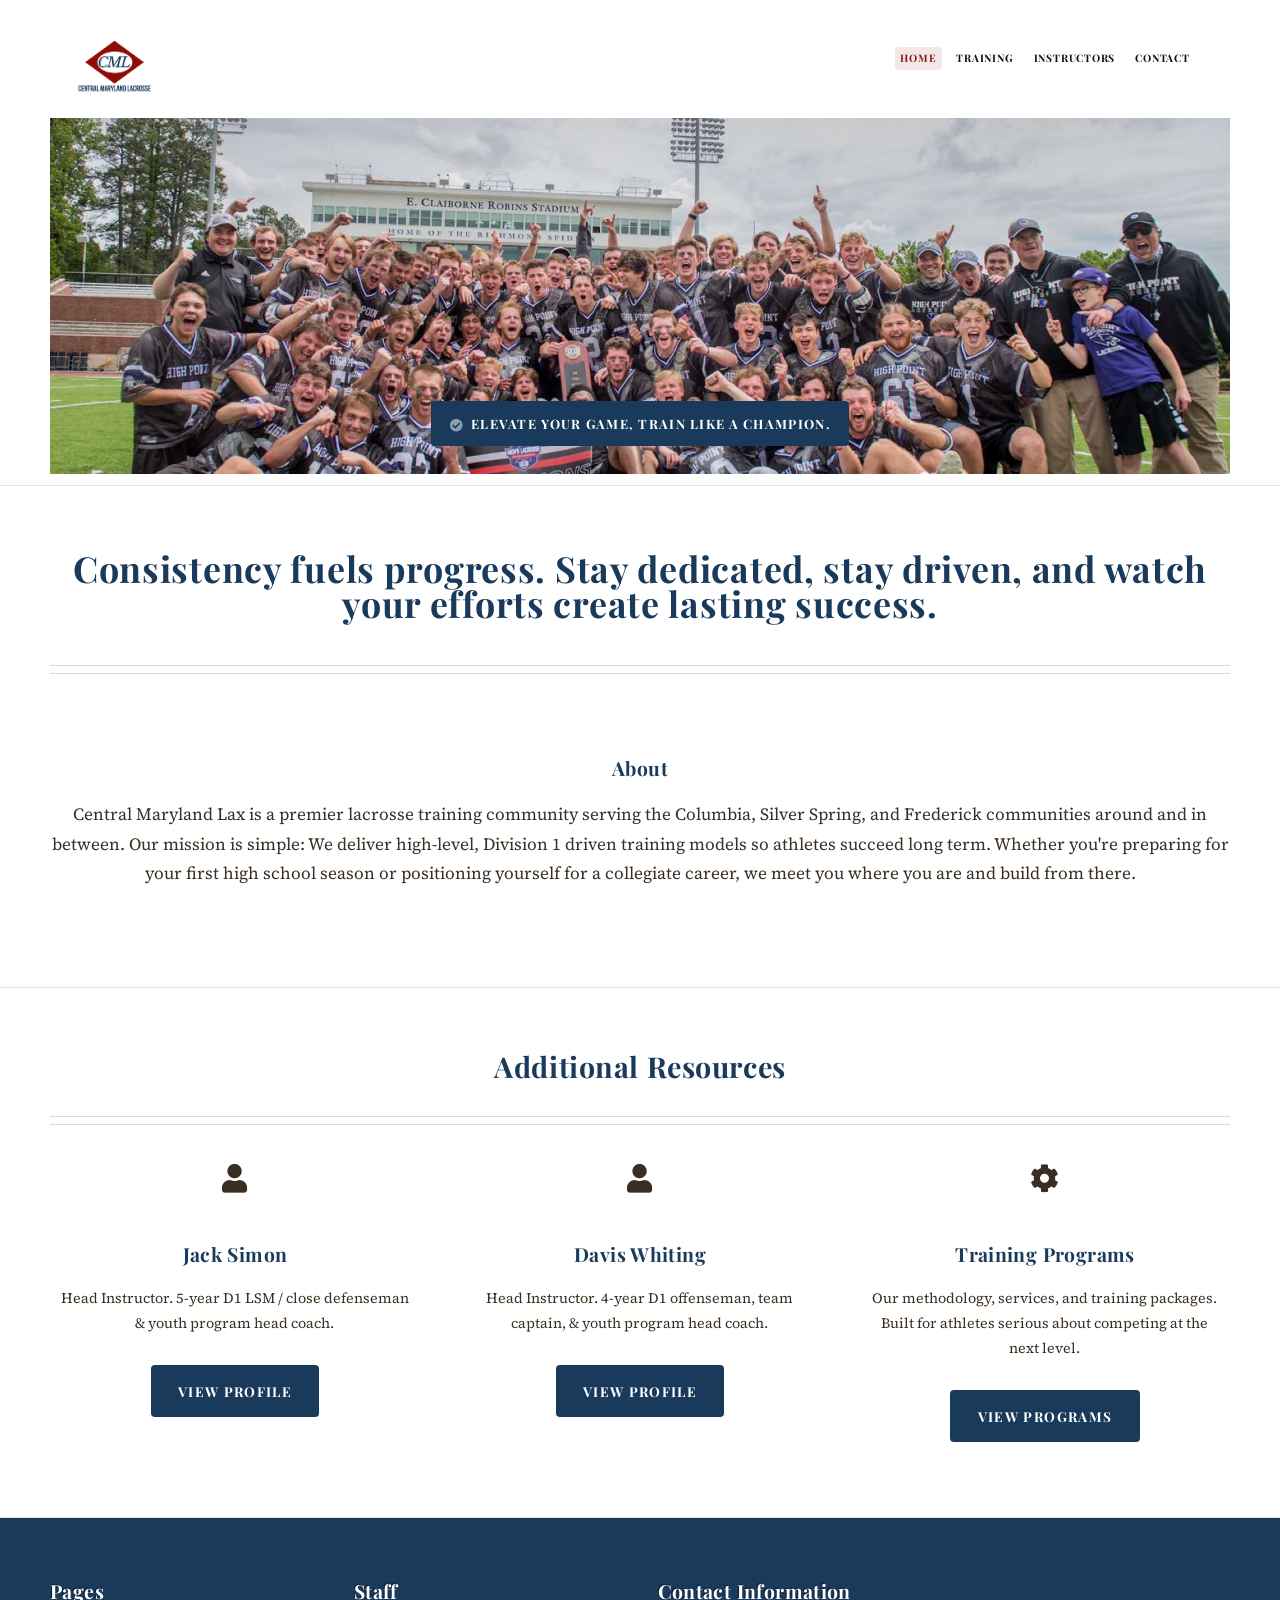
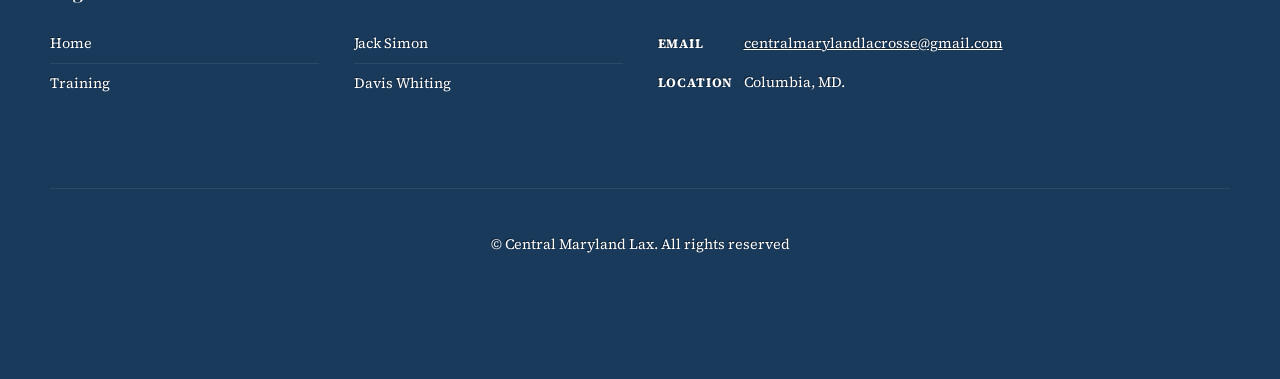
<file: index.html>
<!DOCTYPE HTML>
<!--
	ZeroFour by HTML5 UP
	html5up.net | @ajlkn
	Free for personal and commercial use under the CCA 3.0 license (html5up.net/license)
-->
<html>
	<head>
		<link rel="icon" href="images/mike.ico">
		<title>Central Maryland Lax</title>
		<meta charset="utf-8" />
		<meta name="viewport" content="width=device-width, initial-scale=1, user-scalable=no" />
		<link rel="stylesheet" href="assets/css/main.css" />
	</head>
	<body class="homepage is-preload">
		<div id="page-wrapper">

			<!-- Header -->
				<div id="header-wrapper">
					<div class="container">

						<!-- Header -->
							<header id="header">
								<div class="inner">

									<!-- Logo -->
										<h1><a href="index.html"><img src="images/maison.png" id="logo-img" alt="Central Maryland Lax" /></a></h1>

									<!-- Nav -->
										<nav id="nav">
											<ul>
												<li class="current_page_item"><a href="index.html">Home</a></li>
												<li><a href="train.html">Training</a></li>
												<li><a href="">Instructors</a>
												<ul>
													<li><a href="jack.html">Jack Simon</a></li>
													<li><a href="davis.html">Davis Whiting</a></li>
												</li>
												</ul>
												<li><a href="contact.html">Contact</a></li>
											</ul>
										</nav>

								</div>
							</header>

						<!-- Banner -->
							<div id="banner">
								<br /><br /><br /><br /><br /><br /><br /><br /><br />
								<a href="contact.html" class="button large icon solid fa-check-circle">Elevate your game, train like a champion.</a>
							</div>

					</div>
				</div>

			<!-- Main Wrapper -->
			<div id="main-wrapper">

				<!-- Intro + Schedule + Locations -->
				<div class="wrapper style1">
					<div class="inner">
						<section class="container box feature1">

							<!-- Headline -->
							<div class="row">
								<div class="col-12">
									<header class="first major">
										<h2>Consistency fuels progress. Stay dedicated, stay driven, and watch your efforts create lasting success.</h2>
									
									</header>
								</div>
							</div>

							<!-- About -->
							<div class="row">
								<div class="col-12">
									<h3>About</h3>
									<p style="font-size: 1.2em; line-height: 1.7;">Central Maryland Lax is a premier lacrosse training community serving the Columbia, Silver Spring, and Frederick communities around and in between. Our mission is simple: We deliver high-level, Division 1 driven training models so athletes succeed long term. Whether you're preparing for your first high school season or positioning yourself for a collegiate career, we meet you where you are and build from there.</p>
								</div>
							</div>

							</section>
					</div>
				</div>

							<!-- Additional Resources -->
				<div class="wrapper style3">
					<div class="inner">
						<div class="container">
							<div class="row">
								<div class="col-12">
									<header class="major" style="text-align:center; margin-bottom:30px;">
										<h2>Additional Resources</h2>
									</header>
								</div>
							</div>
							<div class="row">

								<!-- Jack Simon -->
							<div class="col-4 col-6-medium col-12-small">
									<section style="text-align:center; padding: 10px; display:flex; flex-direction:column; align-items:center;">
										<span class="icon solid fa-user" style="font-size:2em; display:block; margin-bottom:10px;"></span>
										<h3><a href="jack.html">Jack Simon</a></h3>
										<p style="flex:1;">Head Instructor. 5-year D1 LSM / close defenseman & youth program head coach.</p>
										<a href="jack.html" class="button alt small">View Profile</a>
									</section>
								</div>

								<!-- Davis Whiting -->
							<div class="col-4 col-6-medium col-12-small">
									<section style="text-align:center; padding: 10px; display:flex; flex-direction:column; align-items:center;">
										<span class="icon solid fa-user" style="font-size:2em; display:block; margin-bottom:10px;"></span>
										<h3><a href="davis.html">Davis Whiting</a></h3>
										<p style="flex:1;">Head Instructor. 4-year D1 offenseman, team captain, & youth program head coach.</p>
										<a href="davis.html" class="button alt small">View Profile</a>
									</section>
								</div>

								<!-- Training Programs -->
								<div class="col-4 col-6-medium col-12-small">
									<section style="text-align:center; padding: 10px; display:flex; flex-direction:column; align-items:center;">
										<span class="icon solid fa-cog" style="font-size:2em; display:block; margin-bottom:10px;"></span>
										<h3><a href="train.html">Training Programs</a></h3>
										<p style="flex:1;">Our methodology, services, and training packages. Built for athletes serious about competing at the next level.</p>
										<a href="train.html" class="button alt small">View Programs</a>
									</section>
								</div>

							</div>
						</div>
					</div>
				</div>

			</div>

			<!-- Footer Wrapper -->
				<div id="footer-wrapper">
					<footer id="footer" class="container">
						<div class="row">
							<div class="col-3 col-6-medium col-12-small">
								<section>
									<h2>Pages</h2>
									<ul class="divided">
										<li><a href="index.html">Home</a></li>
										<li><a href="train.html">Training</a></li>
									</ul>
								</section>
							</div>
							<div class="col-3 col-6-medium col-12-small">
								<section>
									<h2>Staff</h2>
									<ul class="divided">
										<li><a href="jack.html">Jack Simon</a></li>
										<li><a href="davis.html">Davis Whiting</a></li>
									</ul>
								</section>
							</div>
							<div class="col-6 col-12-medium imp-medium">
								<section>
									<h2>Contact Information</h2>
									<div>
										<div class="row">
											<div class="col-6 col-12-small">
												<dl class="contact">
													<dt>Email</dt>
													<dd><a href="mailto:centralmarylandlacrosse@gmail.com">centralmarylandlacrosse@gmail.com</a></dd>
													<dt>Location</dt>
													<dd>Columbia, MD.</dd>
													
												</dl>
											</div>
										</div>
									</div>
								</section>
							</div>
							<div class="col-12">
								<div id="copyright">
									<ul class="menu">
										<li>&copy; Central Maryland Lax. All rights reserved</li>
									</ul>
								</div>
							</div>
						</div>
					</footer>
				</div>

		</div>

		<!-- Scripts -->
			<script src="assets/js/jquery.min.js"></script>
			<script src="assets/js/jquery.dropotron.min.js"></script>
			<script src="assets/js/browser.min.js"></script>
			<script src="assets/js/breakpoints.min.js"></script>
			<script src="assets/js/util.js"></script>
			<script src="assets/js/main.js"></script>

	</body>
</html>
</file>
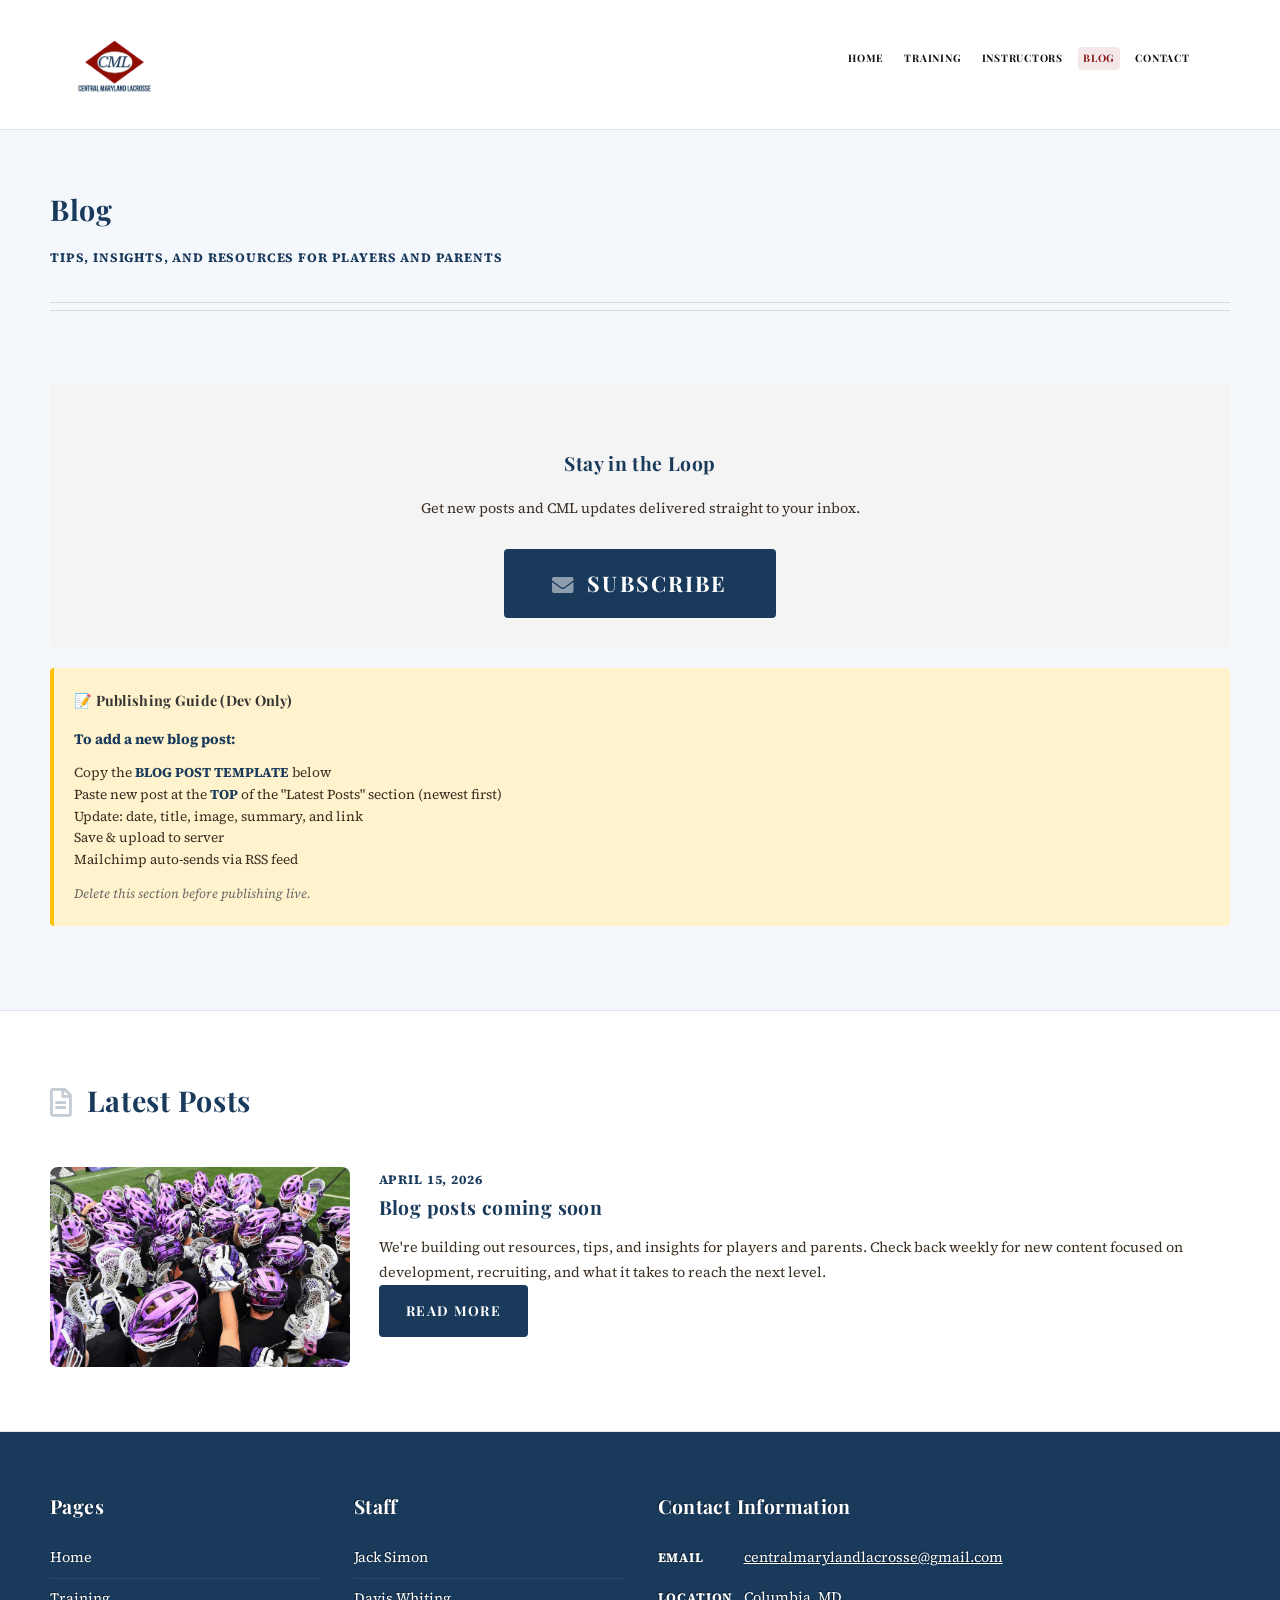
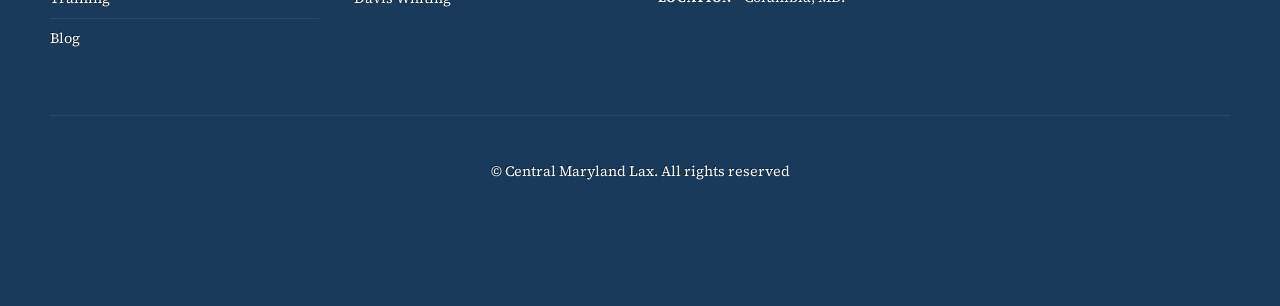
<file: blog.html>
<!DOCTYPE HTML>
<!--
	ZeroFour by HTML5 UP
	html5up.net | @ajlkn
	Free for personal and commercial use under the CCA 3.0 license (html5up.net/license)
-->
<html>
	<head>
		<link rel="icon" href="images/mike.ico">
		<title>Blog - Central Maryland Lax</title>
		<meta charset="utf-8" />
		<meta name="viewport" content="width=device-width, initial-scale=1, user-scalable=no" />
		<link rel="stylesheet" href="assets/css/main.css" />
	</head>
	<body class="no-sidebar is-preload">
		<div id="page-wrapper">

			<!-- Header Wrapper -->
				<div id="header-wrapper">
					<div class="container">

						<!-- Header -->
							<header id="header">
								<div class="inner">

									<!-- Logo -->
										<h1><a href="index.html"><img src="images/maison.png" id="logo-img" alt="Central Maryland Lax" /></a></h1>

									<!-- Nav -->
										<nav id="nav">
											<ul>
												<li><a href="index.html">Home</a></li>
												<li><a href="train.html">Training</a></li>
												<li><a href="">Instructors</a>
												<ul>
													<li><a href="jack.html">Jack Simon</a></li>
													<li><a href="davis.html">Davis Whiting</a></li>
												</li>
												</ul>
												<li class="current_page_item"><a href="blog.html">Blog</a></li>
												<li><a href="contact.html">Contact</a></li>
											</ul>
										</nav>

								</div>
							</header>

					</div>
				</div>

			<!-- Main Wrapper -->
				<div id="main-wrapper">
					<div class="wrapper style2">
						<div class="inner">
							<div class="container">
								<div id="content">

									<!-- Page Header -->
									<article>
										<header class="major">
											<h2>Blog</h2>
											<p>Tips, insights, and resources for players and parents</p>
										</header>
									</article>

									<!-- Email Capture -->
									<div style="background:#f4f4f4; padding: 30px; margin: 20px 0; text-align:center; border-radius: 4px;">
										<h3>Stay in the Loop</h3>
										<p>Get new posts and CML updates delivered straight to your inbox.</p>
										<a href="http://eepurl.com/jDe-TU" class="button large icon solid fa-envelope" target="_blank">Subscribe</a>
									</div>

									<!-- Publishing Instructions (REMOVE THIS BEFORE GOING LIVE) -->
									<div style="background:#fff3cd; padding: 20px; margin: 20px 0; border-radius: 4px; border-left: 4px solid #ffc107;">
										<h4 style="margin-top: 0; color: #333;">📝 Publishing Guide (Dev Only)</h4>
										<p style="margin-bottom: 10px;"><strong>To add a new blog post:</strong></p>
										<ol style="font-size: 0.95em; line-height: 1.6; margin-bottom: 10px;">
											<li>Copy the <strong>BLOG POST TEMPLATE</strong> below</li>
											<li>Paste new post at the <strong>TOP</strong> of the "Latest Posts" section (newest first)</li>
											<li>Update: date, title, image, summary, and link</li>
											<li>Save &amp; upload to server</li>
											<li>Mailchimp auto-sends via RSS feed</li>
										</ol>
										<p style="margin-bottom: 0; font-size: 0.9em; color: #666;"><em>Delete this section before publishing live.</em></p>
									</div>

								</div>
							</div>
						</div>
					</div>

					<!-- Blog Posts -->
					<div class="wrapper style3">
						<div class="inner">
							<div class="container">
								<div class="row">
									<div class="col-12">

										<section class="box article-list">
											<h2 class="icon fa-file-alt">Latest Posts</h2>

											<!-- ============================================================ 
												BLOG POST TEMPLATE — Copy this entire block for new posts
												Place new posts at the TOP (newest posts first)
											============================================================ -->
											<!--
											<article class="box excerpt">
												<a href="blog-post-name.html" class="image left"><img src="images/blog/YOUR_IMAGE.jpg" style="width:300px; height:200px; object-fit: cover;" alt="Blog post image" /></a>
												<div>
													<header>
														<span class="date">Month DD, YYYY</span>
														<h3><a href="blog-post-name.html">Your Post Title Here</a></h3>
													</header>
													<p>A 2-3 sentence summary that hooks the reader and makes them want to click. Keep it compelling and focused on what they'll learn or gain from reading the full post.</p>
													<a href="blog-post-name.html" class="button small alt">Read More</a>
												</div>
											</article>
											-->

											<!-- Example Post (delete after first real post) -->
											<article class="box excerpt">
												<a href="#" class="image left"><img src="images/helmet.jpeg" style="width:300px; height:200px; object-fit: cover;" alt="Training" /></a>
												<div>
													<header>
														<span class="date">April 15, 2026</span>
														<h3><a href="#">Blog posts coming soon</a></h3>
													</header>
													<p>We're building out resources, tips, and insights for players and parents. Check back weekly for new content focused on development, recruiting, and what it takes to reach the next level.</p>
													<a href="#" class="button small alt">Read More</a>
												</div>
											</article>

										</section>

									</div>
								</div>
							</div>
						</div>
					</div>

				</div>

			<!-- Footer Wrapper -->
				<div id="footer-wrapper">
					<footer id="footer" class="container">
						<div class="row">
							<div class="col-3 col-6-medium col-12-small">

								<!-- Links -->
									<section>
										<h2>Pages</h2>
										<ul class="divided">
											<li><a href="index.html">Home</a></li>
											<li><a href="train.html">Training</a></li>
											<li><a href="blog.html">Blog</a></li>
										</ul>
									</section>

							</div>
							<div class="col-3 col-6-medium col-12-small">

								<!-- Links -->
									<section>
										<h2>Staff</h2>
										<ul class="divided">
											<li><a href="jack.html">Jack Simon</a></li>
											<li><a href="davis.html">Davis Whiting</a></li>
										</ul>
									</section>

							</div>

							<div class="col-6 col-12-medium imp-medium">

								<!-- Contact -->
									<section>
										<h2>Contact Information</h2>
										<div>
											<div class="row">
												<div class="col-6 col-12-small">
													<dl class="contact">
														<dt>Email</dt>
														<dd><a href="mailto:centralmarylandlacrosse@gmail.com">centralmarylandlacrosse@gmail.com</a></dd>
														<dt>Location</dt>
														<dd>Columbia, MD.</dd>
														
													</dl>
												</div>
											</div>
										</div>
									</section>

							</div>
							<div class="col-12">
								<div id="copyright">
									<ul class="menu">
										<li>&copy; Central Maryland Lax. All rights reserved</li>
									</ul>
								</div>
							</div>
						</div>
					</footer>
				</div>

		</div>

		<!-- Scripts -->
			<script src="assets/js/jquery.min.js"></script>
			<script src="assets/js/jquery.dropotron.min.js"></script>
			<script src="assets/js/browser.min.js"></script>
			<script src="assets/js/breakpoints.min.js"></script>
			<script src="assets/js/util.js"></script>
			<script src="assets/js/main.js"></script>

	</body>
</html>
</file>
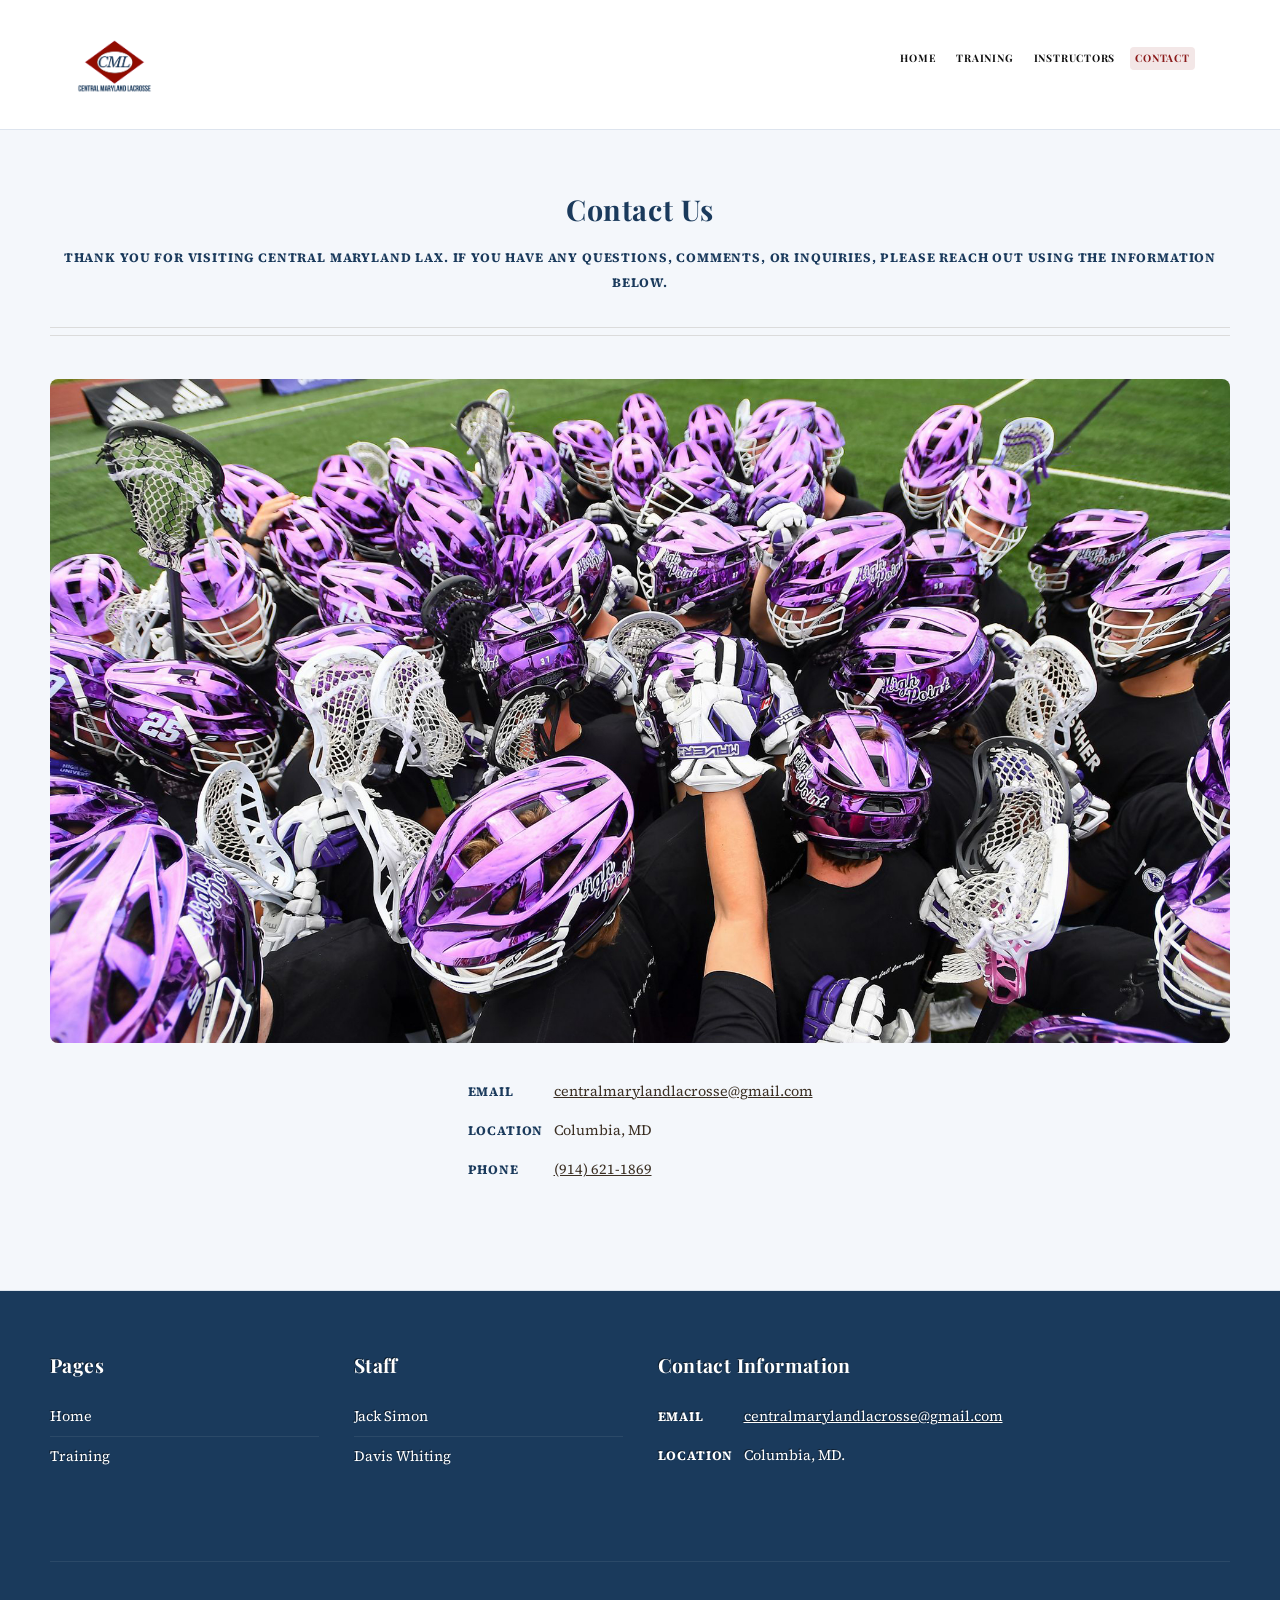
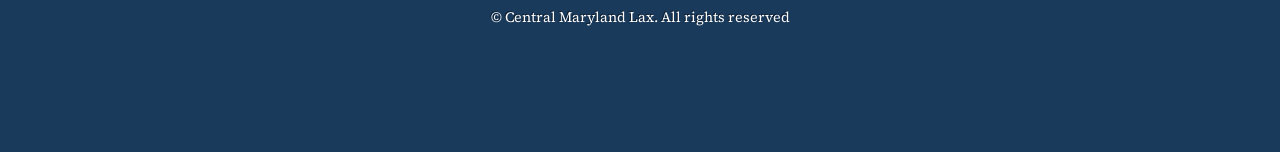
<file: contact.html>
<!DOCTYPE HTML>
<!--
	ZeroFour by HTML5 UP
	html5up.net | @ajlkn
	Free for personal and commercial use under the CCA 3.0 license (html5up.net/license)
-->
<html>
	<head>
<link rel="icon" href="images/mike.ico">
		<title>Contact - Central Maryland Lax</title>
		<meta charset="utf-8" />
		<meta name="viewport" content="width=device-width, initial-scale=1, user-scalable=no" />
		<link rel="stylesheet" href="assets/css/main.css" />
	</head>
	<body class="no-sidebar is-preload">
		<div id="page-wrapper">

			<!-- Header Wrapper -->
				<div id="header-wrapper">
					<div class="container">

						<!-- Header -->
							<header id="header">
								<div class="inner">

<!-- Logo -->
									<h1><a href="index.html"><img src="images/maison.png" id="logo-img" alt="Central Maryland Lax" /></a></h1>
<!-- Nav -->
                                                                                <nav id="nav">
                                                                                        <ul>
                                                                                                <li><a href="index.html">Home</a></li>
                                                                                                <li><a href="train.html">Training</a></li>
                                                                                                <li><a href="">Instructors</a>

                                                                                                <ul>
                                                                                                                <li><a href="jack.html">Jack Simon</a></li>
                                                                                                                <li><a href="davis.html">Davis Whiting</a></li>
                                                                                                </li>
                                                                                                </ul>
                                                                                
                                                                                                <li class="current_page_item"><a href="contact.html">Contact</a>
                                                                                                </li>
</ul>
</nav>

                                                                </div>
                                                        </header>
</div></div>

		<!-- Main Wrapper -->
				<div id="main-wrapper">
					<div class="wrapper style2">
						<div class="inner">
							<div class="container">
								<div id="content">

									<article>
										<header class="major">
											<h2 style="text-align: center;">Contact Us</h2>
											<p style="text-align: center;">Thank you for visiting Central Maryland Lax. If you have any questions, comments, or inquiries, please reach out using the information below.</p>
										</header>

										<span class="image featured"><img src="images/helmet.jpeg" alt="Central Maryland Lax" /></span>

										<div style="margin-top: 2em; text-align: center;">
											<dl class="contact" style="display:inline-block; text-align:left;">
												<dt>Email</dt>
												<dd><a href="mailto:centralmarylandlacrosse@gmail.com">centralmarylandlacrosse@gmail.com</a></dd>
												<dt>Location</dt>
												<dd>Columbia, MD</dd>
												<dt>Phone</dt>
												<dd><a href="tel:+9146211869">(914) 621-1869</a></dd>
											</dl>
										</div>

									</article>

								</div>
							</div>
						</div>
					</div>
				</div>

		<!-- Footer Wrapper -->
				<div id="footer-wrapper">
					<footer id="footer" class="container">
						<div class="row">
							<div class="col-3 col-6-medium col-12-small">
								<section>
									<h2>Pages</h2>
									<ul class="divided">
										<li><a href="index.html">Home</a></li>
										<li><a href="train.html">Training</a></li>
									
									</ul>
								</section>
							</div>
							<div class="col-3 col-6-medium col-12-small">
								<section>
									<h2>Staff</h2>
									<ul class="divided">
										<li><a href="jack.html">Jack Simon</a></li>
										<li><a href="davis.html">Davis Whiting</a></li>
									</ul>
								</section>
							</div>
							<div class="col-6 col-12-medium imp-medium">
								<section>
									<h2>Contact Information</h2>
									<div>
										<div class="row">
											<div class="col-6 col-12-small">
												<dl class="contact">
													<dt>Email</dt>
													<dd><a href="mailto:centralmarylandlacrosse@gmail.com">centralmarylandlacrosse@gmail.com</a></dd>
													<dt>Location</dt>
													<dd>Columbia, MD.</dd>
													
												</dl>
											</div>
										</div>
									</div>
								</section>
							</div>
							<div class="col-12">
								<div id="copyright">
									<ul class="menu">
										<li>&copy; Central Maryland Lax. All rights reserved</li>
									</ul>
								</div>
							</div>
						</div>
					</footer>
				</div>

		</div>

		<!-- Scripts -->
			<script src="assets/js/jquery.min.js"></script>
			<script src="assets/js/jquery.dropotron.min.js"></script>
			<script src="assets/js/browser.min.js"></script>
			<script src="assets/js/breakpoints.min.js"></script>
			<script src="assets/js/util.js"></script>
			<script src="assets/js/main.js"></script>

	</body>
</html>
</file>
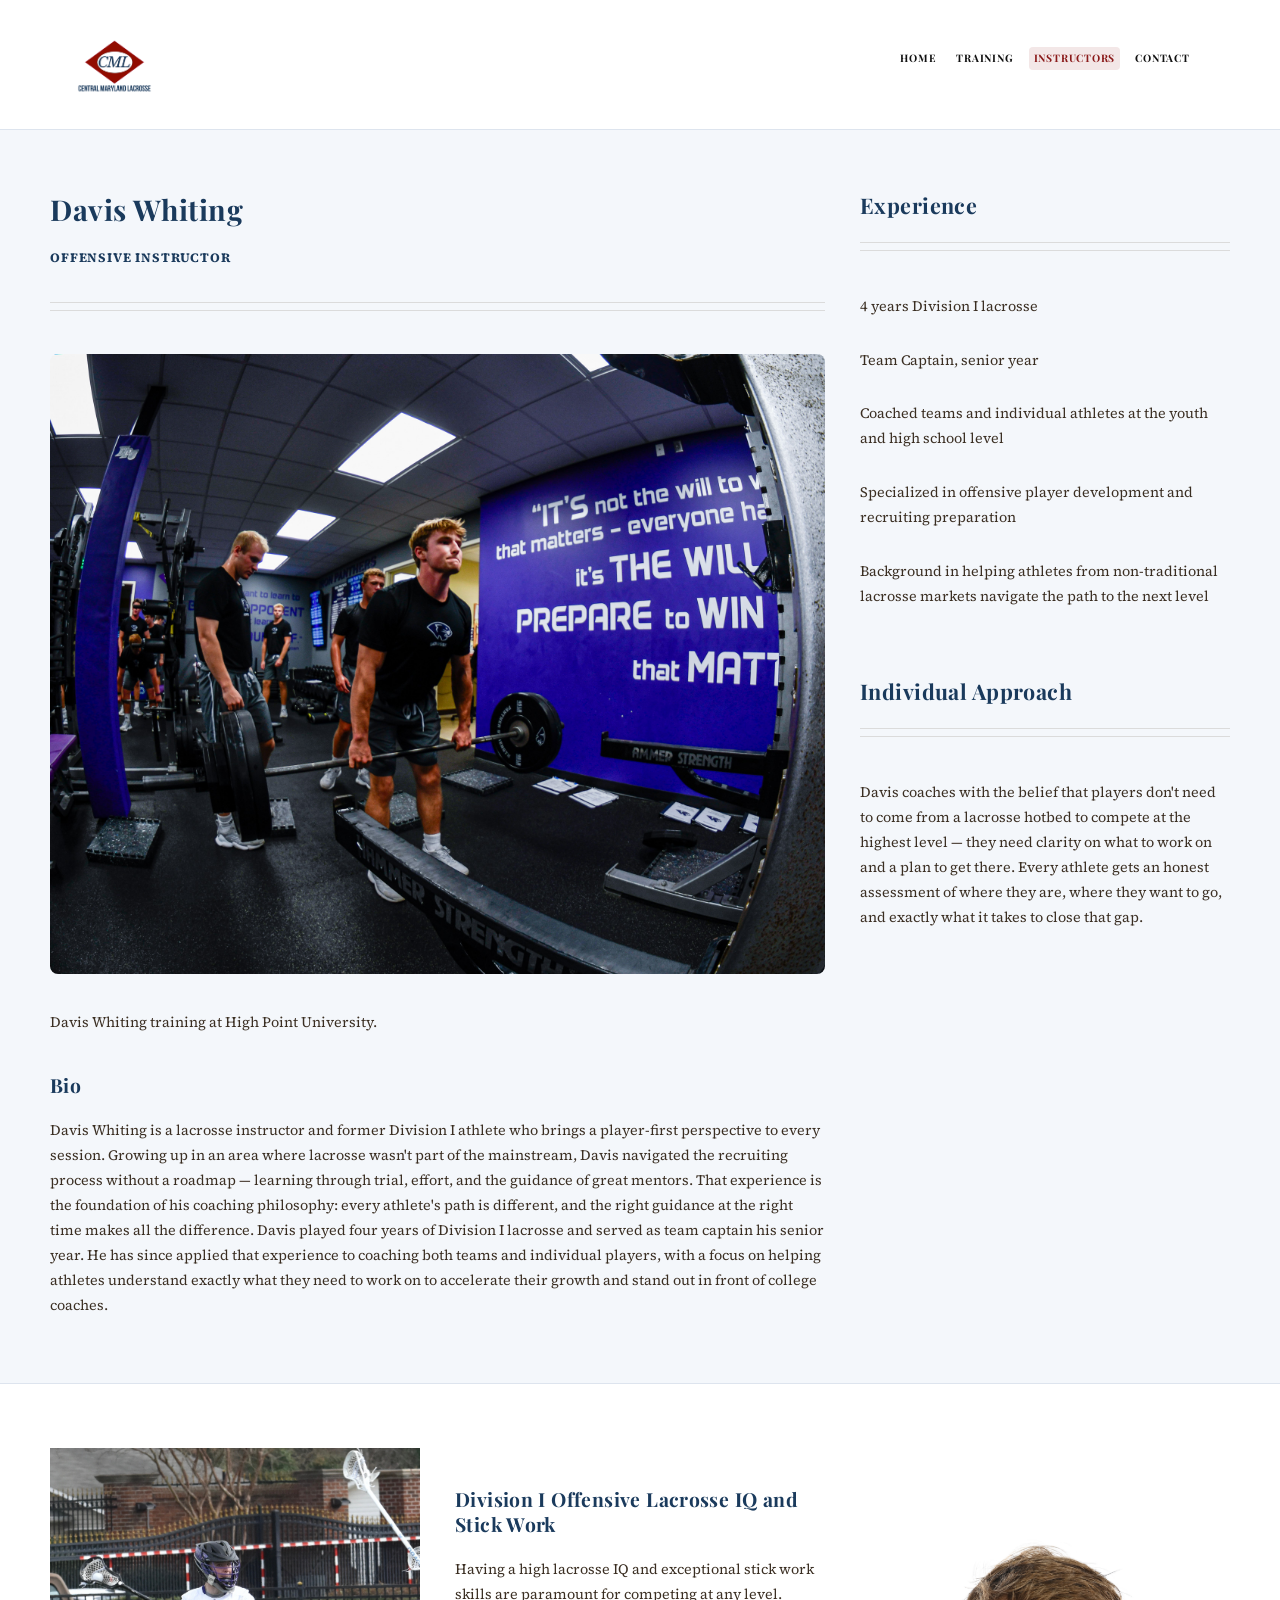
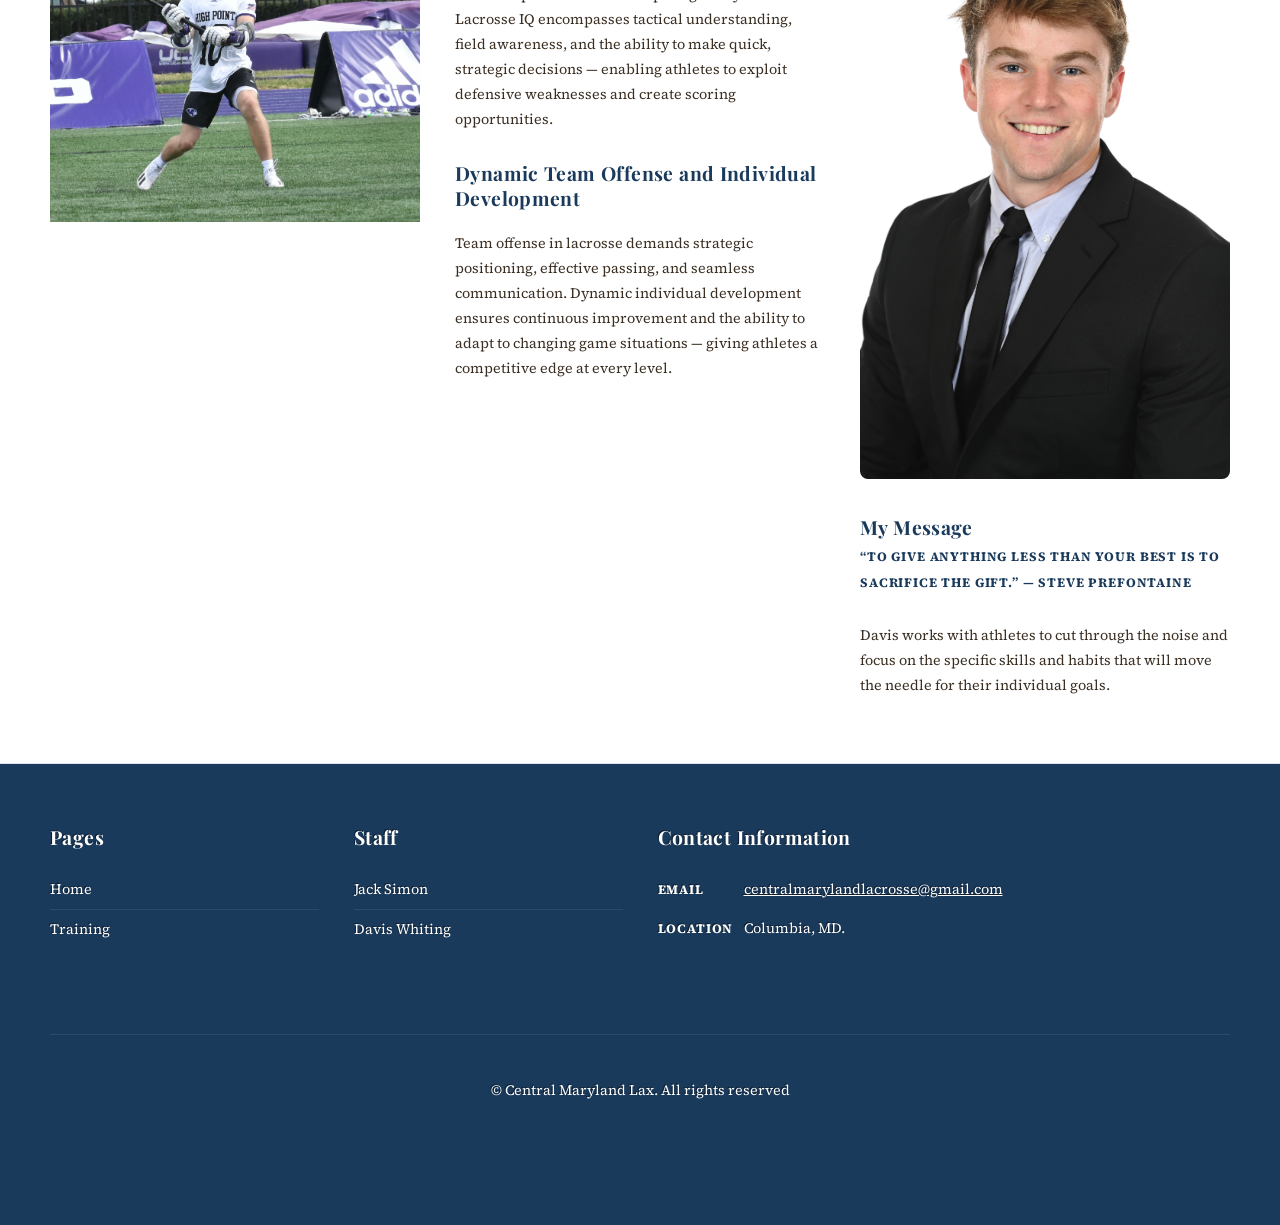
<file: davis.html>
<!DOCTYPE HTML>
<!--
	ZeroFour by HTML5 UP
	html5up.net | @ajlkn
	Free for personal and commercial use under the CCA 3.0 license (html5up.net/license)
-->
<html>
	<head>
<link rel="icon" href="images/mike.ico">
		<title>Davis Whiting - Central Maryland Lax</title>
		<meta charset="utf-8" />
		<meta name="viewport" content="width=device-width, initial-scale=1, user-scalable=no" />
		<link rel="stylesheet" href="assets/css/main.css" />
	</head>
	<body class="right-sidebar is-preload">
		<div id="page-wrapper">

			<!-- Header Wrapper -->
				<div id="header-wrapper">
					<div class="container">

						<!-- Header -->
							<header id="header">
								<div class="inner">

									<!-- Logo -->
										<h1><a href="index.html"><img src="images/maison.png" id="logo-img" alt="Central Maryland Lax" /></a></h1>
<!-- Nav -->
                                                                                <nav id="nav">
                                                                                        <ul>
                                                                                                <li><a href="index.html">Home</a></li>
<li><a href="train.html">Training</a></li>
<li class="current_page_item"><a href="">Instructors</a>

                                                                                                <ul>
                                                                                                                <li><a href="jack.html">Jack Simon</a></li>
                                                                                                                <li><a href="davis.html">Davis Whiting</a></li>
                                                                                                </li>
                                                                                                </ul>
                                                                                                <li><a href="contact.html">Contact</a>
                                                                                                </li>
</ul>
</nav>

                                                                </div>
                                                        </header>
</div></div>
<!-- Main Wrapper -->
				<div id="main-wrapper">
					<div class="wrapper style2">
						<div class="inner">
							<div class="container">
								<div class="row">
									<div class="col-8 col-12-medium">
										<div id="content">

											<!-- Content -->

												<article>
													<header class="major">
														<h2>Davis Whiting</h2>
														<p>Offensive Instructor</p>
													</header>

													<span class="image featured"><img src="images/Davis_pics/IMG_8960.JPG" alt="Davis Whiting training at High Point University" /></span>

<p>Davis Whiting training at High Point University.</p>

													<h3>Bio</h3>
<p>Davis Whiting is a lacrosse instructor and former Division I athlete who brings a player-first perspective to every session. Growing up in an area where lacrosse wasn't part of the mainstream, Davis navigated the recruiting process without a roadmap — learning through trial, effort, and the guidance of great mentors. That experience is the foundation of his coaching philosophy: every athlete's path is different, and the right guidance at the right time makes all the difference. Davis played four years of Division I lacrosse and served as team captain his senior year. He has since applied that experience to coaching both teams and individual players, with a focus on helping athletes understand exactly what they need to work on to accelerate their growth and stand out in front of college coaches.</p>

	</article>

										</div>
									</div>
									<div class="col-4 col-12-medium">
										<div id="sidebar">

											<!-- Sidebar -->

												<section>
													<header class="major">
														<h2>Experience</h2>
													</header>

<p>4 years Division I lacrosse</p>
<p>Team Captain, senior year</p>
<p>Coached teams and individual athletes at the youth and high school level</p>
<p>Specialized in offensive player development and recruiting preparation</p>
<p>Background in helping athletes from non-traditional lacrosse markets navigate the path to the next level</p>

<footer>
													</footer>
												</section>

												<section>
													<header class="major">
														<h2>Individual Approach</h2>
													</header>
													<ul class="style2">
<li>Davis coaches with the belief that players don't need to come from a lacrosse hotbed to compete at the highest level — they need clarity on what to work on and a plan to get there. Every athlete gets an honest assessment of where they are, where they want to go, and exactly what it takes to close that gap.</li>
</ul>
													<footer>
													</footer>
												</section>

										</div>
									</div>
								</div>
							</div>
						</div>
					</div>
					<div class="wrapper style3">
						<div class="inner">
							<div class="container">
								<div class="row">
									<div class="col-8 col-12-medium">

										<!-- Two-column: image + text sections -->
											<div class="row">
												<div class="col-6 col-12-medium">
													<img src="images/Davis_pics/IMG_1024.jpeg" style="width:100%; height:auto; display:block;" alt="Davis Whiting" />
												</div>
												<div class="col-6 col-12-medium">
													<h3><a href="train.html">Division I Offensive Lacrosse IQ and Stick Work</a></h3>
													<p>Having a high lacrosse IQ and exceptional stick work skills are paramount for competing at any level. Lacrosse IQ encompasses tactical understanding, field awareness, and the ability to make quick, strategic decisions — enabling athletes to exploit defensive weaknesses and create scoring opportunities.</p>
													<h3 style="margin-top:1.5em;"><a href="train.html">Dynamic Team Offense and Individual Development</a></h3>
													<p>Team offense in lacrosse demands strategic positioning, effective passing, and seamless communication. Dynamic individual development ensures continuous improvement and the ability to adapt to changing game situations — giving athletes a competitive edge at every level.</p>
												</div>
											</div>
									</div>
									<div class="col-4 col-12-medium">

										<!-- Spotlight -->
											<section class="box spotlight">
												<article>
													</br>
													</br>
													</br>
													<a href="images/Davis_pics/IMG_0112.jpeg" class="image featured"><img src="images/Davis_pics/IMG_0112.jpeg" alt="Davis Whiting"></a>
													<header>
														<h3>My Message</h3>
<p>“To give anything less than your best is to sacrifice the gift.” — Steve Prefontaine</p>
</header>

<p>Davis works with athletes to cut through the noise and focus on the specific skills and habits that will move the needle for their individual goals.</p>
													</footer>
												</article>
											</section>

									</div>
								</div>
							</div>
						</div>
					</div>
				</div>

			<!-- Footer Wrapper -->
				<div id="footer-wrapper">
					<footer id="footer" class="container">
						<div class="row">
							<div class="col-3 col-6-medium col-12-small">

								<!-- Links -->
									<section>
										<h2>Pages</h2>
										<ul class="divided">
											<li><a href="index.html">Home</a></li>
											<li><a href="train.html">Training</a></li>
										
										</ul>
									</section>

							</div>
							<div class="col-3 col-6-medium col-12-small">

								<!-- Links -->
									<section>
										<h2>Staff</h2>
										<ul class="divided">
											<li><a href="jack.html">Jack Simon</a></li>
											<li><a href="davis.html">Davis Whiting</a></li>
										</ul>
									</section>

								<!-- Links -->
</div>

							<div class="col-6 col-12-medium imp-medium">

								<!-- About -->

								<!-- Contact -->
									<section>
										<h2>Contact Information</h2>
										<div>
											<div class="row">
												<div class="col-6 col-12-small">
													<dl class="contact">
														<dt>Email</dt>
														<dd><a href="mailto:centralmarylandlacrosse@gmail.com">centralmarylandlacrosse@gmail.com</a></dd>
													
														<dt>Location</dt>
                                                                                                                <dd>
                                                                                                                    Columbia, MD. 
                                                                                                                        
                                                                                                                        
                                                                                                                </dd>
                                                                                                                
												</dl>
												</div>
											</div>
										</div>
									</section>

							</div>
							<div class="col-12">
								<div id="copyright">
									<ul class="menu">
										<li>&copy; Central Maryland Lax. All rights reserved</li>
									</ul>
								</div>
							</div>
						</div>
					</footer>
				</div>

		</div>

		<!-- Scripts -->
			<script src="assets/js/jquery.min.js"></script>
			<script src="assets/js/jquery.dropotron.min.js"></script>
			<script src="assets/js/browser.min.js"></script>
			<script src="assets/js/breakpoints.min.js"></script>
			<script src="assets/js/util.js"></script>
			<script src="assets/js/main.js"></script>

	</body>
</html>
</file>
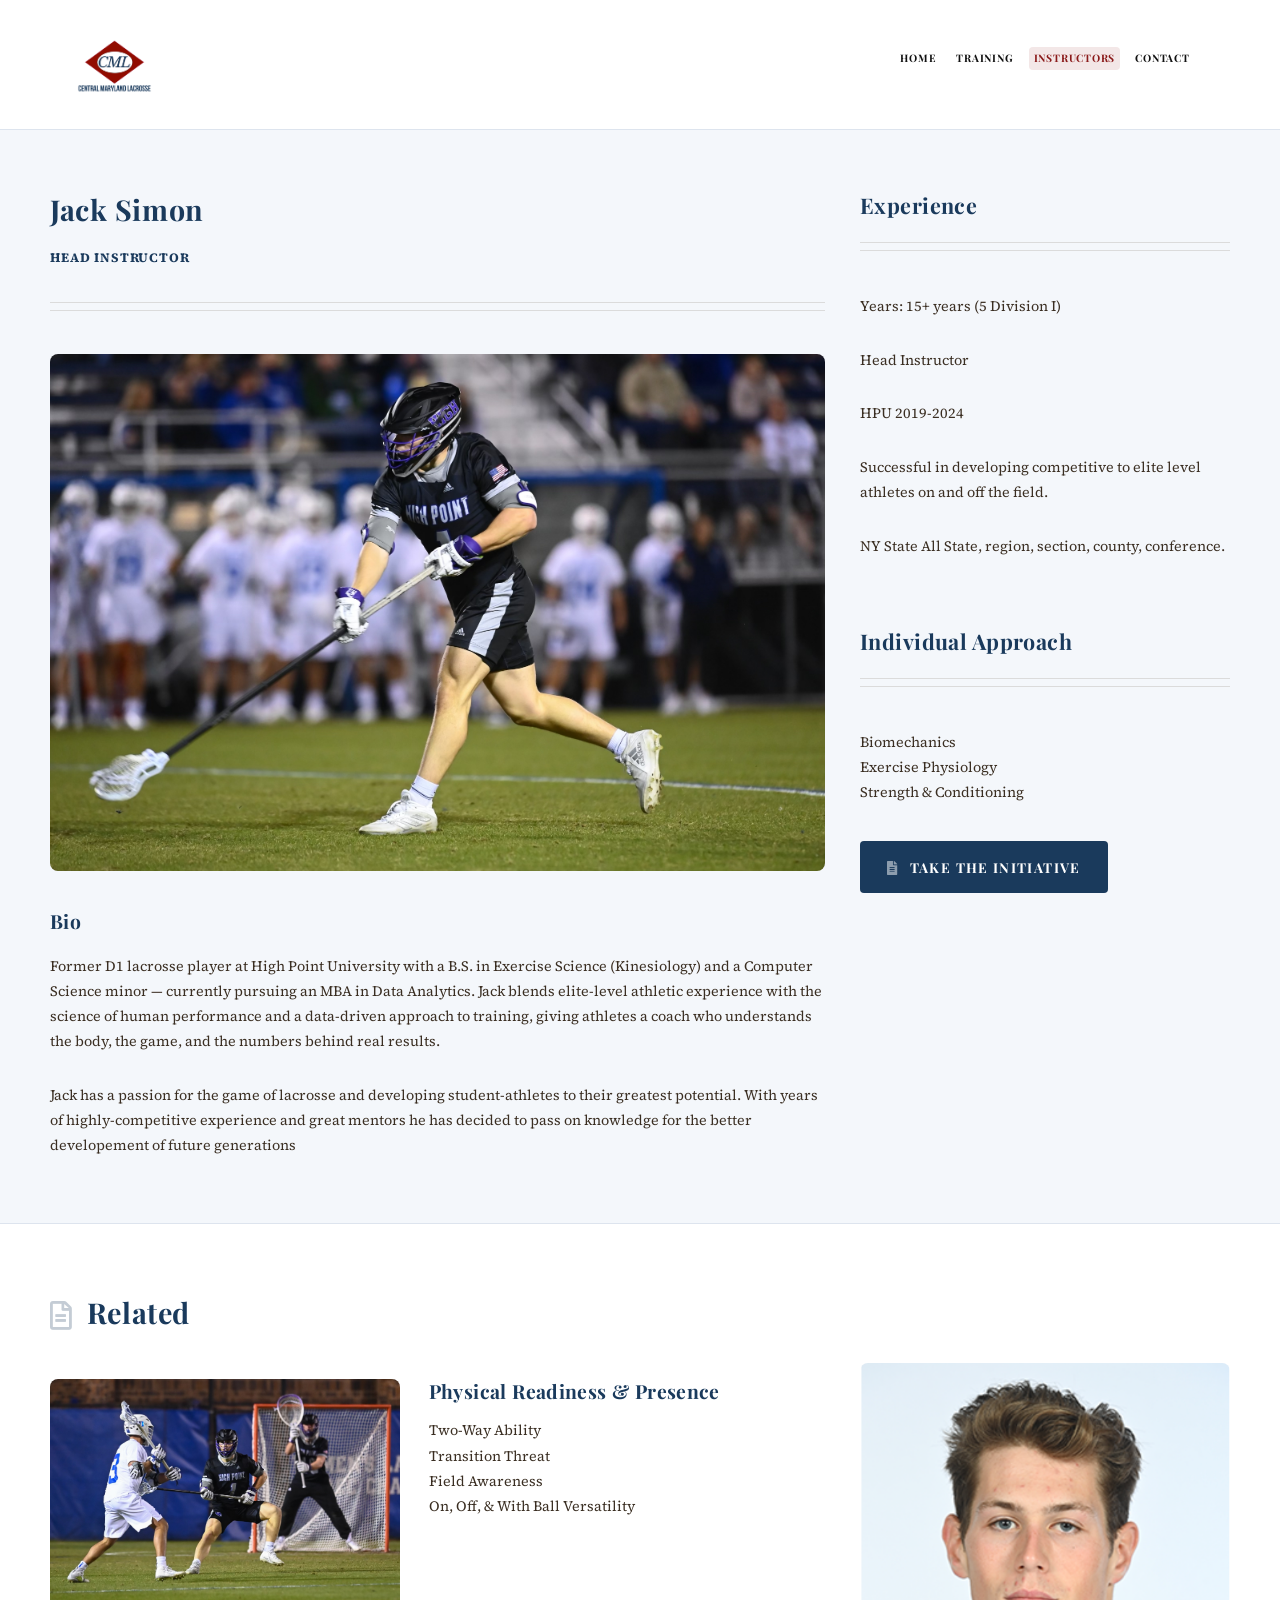
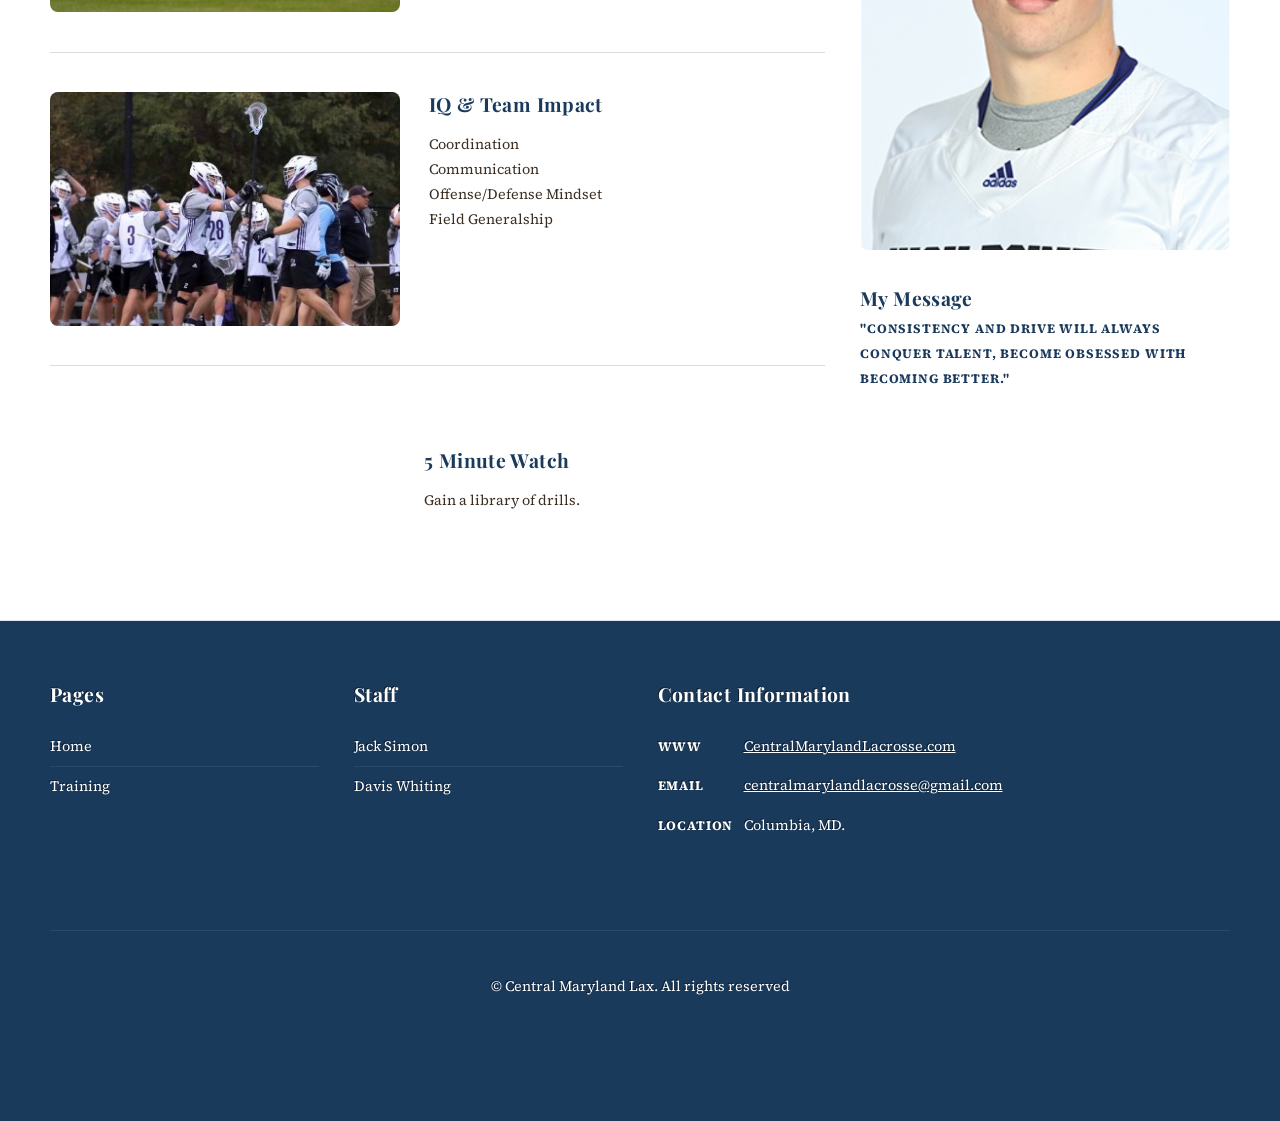
<file: jack.html>
<!DOCTYPE HTML>
<!--
	ZeroFour by HTML5 UP
	html5up.net | @ajlkn
	Free for personal and commercial use under the CCA 3.0 license (html5up.net/license)
-->
<html>
	<head>
	<link rel="icon" href="images/mike.ico">
		<title>Jack Simon - Central Maryland Lax</title>
		<meta charset="utf-8" />
		<meta name="viewport" content="width=device-width, initial-scale=1, user-scalable=no" />
		<link rel="stylesheet" href="assets/css/main.css" />
	</head>
	<body class="right-sidebar is-preload">
		<div id="page-wrapper">

			<!-- Header Wrapper -->
				<div id="header-wrapper">
					<div class="container">

						<!-- Header -->
							<header id="header">
								<div class="inner">

									<!-- Logo -->
										<h1><a href="index.html"><img src="images/maison.png" id="logo-img" alt="Central Maryland Lax" /></a></h1>
<!-- Nav -->
                                                                                <nav id="nav">
                                                                                        <ul>
                                                                                                <li><a href="index.html">Home</a></li>
<li><a href="train.html">Training</a></li>
<li class="current_page_item"><a href="">Instructors</a>

                                                                                                <ul>
                                                                                                                <li><a href="jack.html">Jack Simon</a></li>
                                                                                                                <li><a href="davis.html">Davis Whiting</a></li>
                                                                                                </li>
                                                                                                </ul>
                                                                                                <li><a href="contact.html">Contact</a>
                                                                                                </li>
</ul>
</nav>

                                                                </div>
                                                        </header>
</div></div>
<!-- Main Wrapper -->
				<div id="main-wrapper">
					<div class="wrapper style2">
						<div class="inner">
							<div class="container">
								<div class="row">
									<div class="col-8 col-12-medium">
										<div id="content">

											<!-- Content -->

												<article>
													<header class="major">
														<h2>Jack Simon</h2>
														<p>Head Instructor</p>
													</header>

													<span class="image featured">
													<img src="images/jlax.jpg" alt="" /></span>
													<h3>Bio</h3>
<p>Former D1 lacrosse player at High Point University with a B.S. in Exercise Science (Kinesiology) and a Computer Science minor — currently pursuing an MBA in Data Analytics. Jack blends elite-level athletic experience with the science of human performance and a data-driven approach to training, giving athletes a coach who understands the body, the game, and the numbers behind real results.</p>
<p>Jack has a passion for the game of lacrosse and developing student-athletes to their greatest potential. With years of highly-competitive experience and great mentors he has decided to pass on knowledge for the better developement of future generations</p>

	</article>

										</div>
									</div>
									<div class="col-4 col-12-medium">
										<div id="sidebar">

											<!-- Sidebar -->

												<section>
													<header class="major">
														<h2>Experience</h2>
													</header>
													
<p>Years: 15+ years (5 Division I)</p>
	    <p>   Head Instructor     </p>										
        <p>   HPU 2019-2024  </p>
        <p>   Successful in developing competitive to elite level athletes on and off the field. </p>
        
	<p> NY State All State, region, section, county, conference. </p>
<footer>
													</footer>
												</section>

												<section>
													<header class="major">
														<h2>Individual Approach</h2>
													</header>
													<ul class="style2">
														<ul>
														  <li>Biomechanics</li>
														  <li>Exercise Physiology</li>
														  <li>Strength &amp; Conditioning</li>
														</ul>
													</ul>
													<footer>
													</footer>
													<a href="mailto:centralmarylandlacrosse@gmail.com" class="button alt icon solid fa-file-alt"> Take the Initiative</a>
												</section>

										</div>
									</div>
								</div>
							</div>
						</div>
					</div>
					<div class="wrapper style3">
						<div class="inner">
							<div class="container">
								<div class="row">
									<div class="col-8 col-12-medium">

										<!-- Article list -->
											<section class="box article-list">
												<h2 class="icon fa-file-alt">Related</h2>

												<!-- Excerpt -->
													<article class="box excerpt">
														<a href="train.html" class="image left"><img src="images/chop.jpeg" alt=""/></a>
														<div>
															<header>
																<h3><a href="train.html"> Physical Readiness &amp; Presence </a></h3>
															
															</header>
																<ul>
																  <li>Two-Way Ability</li>
																  <li>Transition Threat</li>
																  <li>Field Awareness</li>
																  <li>On, Off, & With Ball Versatility </li>
																</ul>
													</article>

												<!-- Excerpt -->
													<article class="box excerpt">
														<a href="train.html" class="image left"><img src="images/pound.jpeg" alt="" /></a>
														<div>
															<header>
																<h3><a href="train.html">IQ &amp; Team Impact</a></h3>
															</header>
										
															<ul>
															  <li>Coordination</li>
															  <li>Communication</li>
															  <li>Offense/Defense Mindset</li>
															  <li>Field Generalship</li>
															</ul>
														</div>
													</article>


									<article class="box excerpt" style="display: flex; align-items: center; gap: 1.5rem; flex-wrap: wrap;">
  <iframe width="400" height="225" src="https://www.youtube.com/embed/ZN3DfMzhbsU" title="YouTube video player" frameborder="0" allow="accelerometer; autoplay; clipboard-write; encrypted-media; gyroscope; picture-in-picture; web-share" allowfullscreen style="flex-shrink: 0;"></iframe>
  <div style="flex: 1; min-width: 250px;">
    <header>
      <h3><a href="https://www.youtube.com/embed/ZN3DfMzhbsU">5 Minute Watch</a></h3>
    </header>
    <p>Gain a library of drills.</p>
  </div>
</article>
                                                                             
								</section>
									</div>
									<div class="col-4 col-12-medium">

										<!-- Spotlight -->
											<section class="box spotlight">
												<article>
													</br>
													</br>
													</br>
													<a href="https://highpointpanthers.com/sports/mens-lacrosse/roster/jack-simon/9581" class="image featured"><img src="images/js.png" alt=""></a>
													<header>
														<h3>My Message</h3>
														<p>"Consistency and drive will always conquer talent, become obsessed with becoming better."</p>
</header>
													</footer>
												</article>
											</section>

									</div>
								</div>
							</div>
						</div>
					</div>
				</div>

			<!-- Footer Wrapper -->
				<div id="footer-wrapper">
					<footer id="footer" class="container">
						<div class="row">
							<div class="col-3 col-6-medium col-12-small">

								<!-- Links -->
									<section>
										<h2>Pages</h2>
										<ul class="divided">
											<li><a href="index.html">Home</a></li>
											<li><a href="train.html">Training</a></li>
									
										</ul>
									</section>

							</div>
							<div class="col-3 col-6-medium col-12-small">

								<!-- Links -->
									<section>
										<h2>Staff</h2>
										<ul class="divided">
											<li><a href="jack.html">Jack Simon</a></li>
											<li><a href="davis.html">Davis Whiting</a></li>
										</ul>
									</section>

								<!-- Links -->
</div>

							<div class="col-6 col-12-medium imp-medium">

								<!-- About -->

								<!-- Contact -->
									<section>
										<h2>Contact Information</h2>
										<div>
											<div class="row">
												<div class="col-6 col-12-small">
													<dl class="contact">
														<dt>WWW</dt>
														<dd><a href="WEBSITE">CentralMarylandLacrosse.com</a></dd>
														<dt>Email</dt>
														<dd><a href="mailto:centralmarylandlacrosse@gmail.com">centralmarylandlacrosse@gmail.com</a></dd>
													
														<dt>Location</dt>
                                                                                                                <dd>
                                                                                                                    Columbia, MD. 
                                                                                                                        
                                                                                                                        
                                                                                                                </dd>
                                                                                                                
												</dl>
												</div>
											</div>
										</div>
									</section>

							</div>
							<div class="col-12">
								<div id="copyright">
									<ul class="menu">
										<li>&copy; Central Maryland Lax. All rights reserved</li>
									</ul>
								</div>
							</div>
						</div>
					</footer>
				</div>

		</div>

		<!-- Scripts -->
			<script src="assets/js/jquery.min.js"></script>
			<script src="assets/js/jquery.dropotron.min.js"></script>
			<script src="assets/js/browser.min.js"></script>
			<script src="assets/js/breakpoints.min.js"></script>
			<script src="assets/js/util.js"></script>
			<script src="assets/js/main.js"></script>

	</body>
</html>
</file>
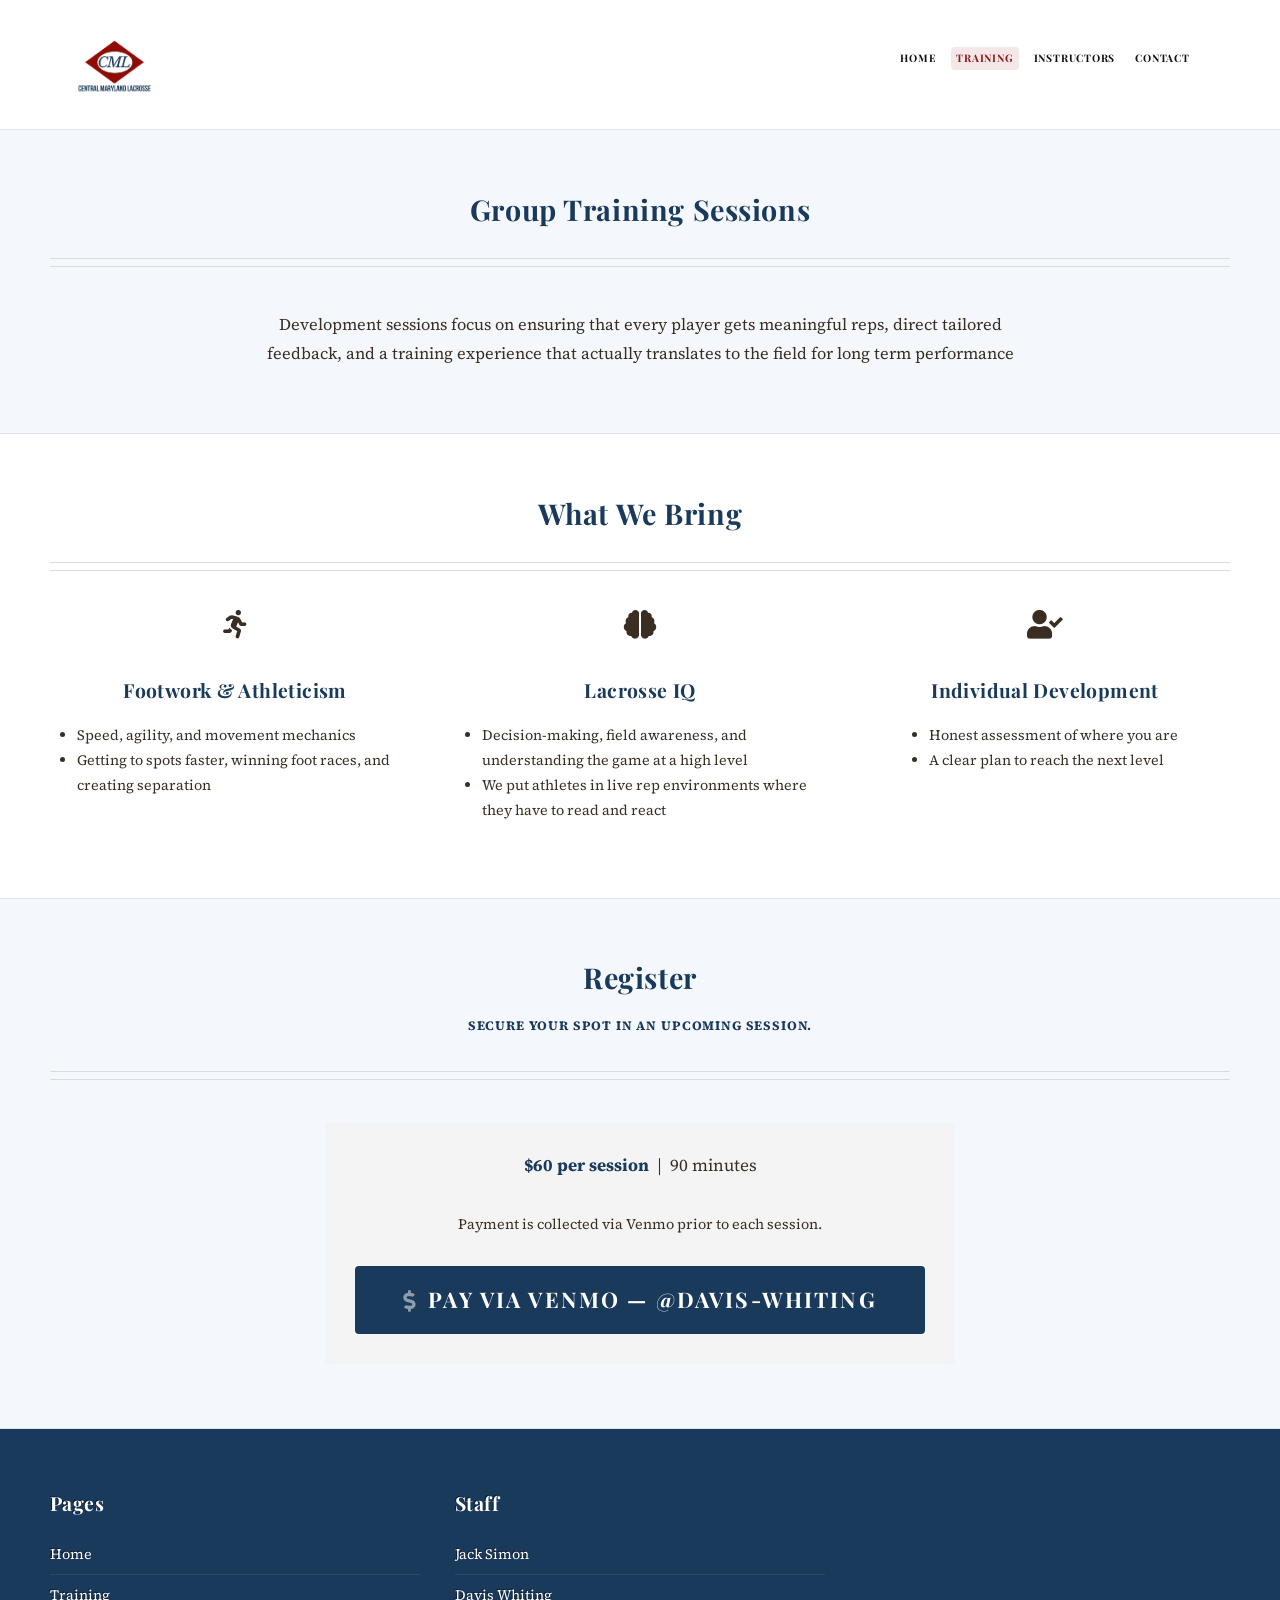
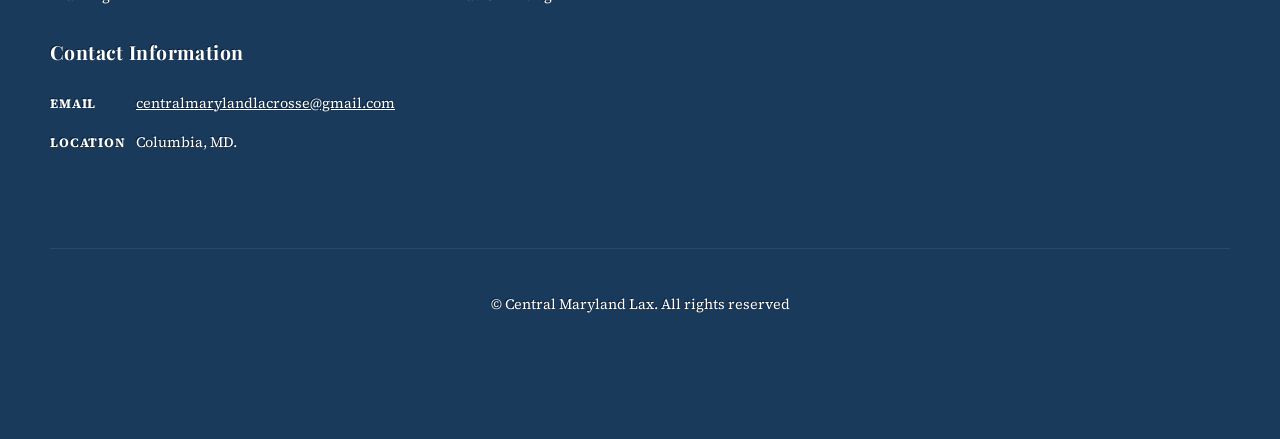
<file: train.html>
<!DOCTYPE HTML>
<!--
	ZeroFour by HTML5 UP
	html5up.net | @ajlkn
	Free for personal and commercial use under the CCA 3.0 license (html5up.net/license)
-->
<html>
	<head>
		<link rel="icon" href="images/mike.ico">
		<title>Training - Central Maryland Lax</title>
		<meta charset="utf-8" />
		<meta name="viewport" content="width=device-width, initial-scale=1, user-scalable=no" />
		<link rel="stylesheet" href="assets/css/main.css" />
	</head>
	<body class="no-sidebar is-preload">
		<div id="page-wrapper">

			<!-- Header Wrapper -->
				<div id="header-wrapper">
					<div class="container">
						<header id="header">
							<div class="inner">
								<h1><a href="index.html"><img src="images/maison.png" id="logo-img" alt="Central Maryland Lax" /></a></h1>
								<nav id="nav">
									<ul>
										<li><a href="index.html">Home</a></li>
										<li class="current_page_item"><a href="train.html">Training</a></li>
										<li><a href="">Instructors</a>
										<ul>
											<li><a href="jack.html">Jack Simon</a></li>
											<li><a href="davis.html">Davis Whiting</a></li>
										</li>
										</ul>
										<li><a href="contact.html">Contact</a></li>
									</ul>
								</nav>
							</div>
						</header>
					</div>
				</div>

			<!-- Main Wrapper -->
			<div id="main-wrapper">

				<!-- Section 1: Group Training Sessions -->
				<div class="wrapper style2">
					<div class="inner">
						<div class="container">
							<div class="row">
								<div class="col-12">
									<header class="major" style="text-align:center;">
										<h2>Group Training Sessions</h2>
									</header>
									<p style="font-size:1.15em; line-height:1.8; max-width:800px; margin:1em auto 0; text-align:center;">Development sessions focus on ensuring that every player gets meaningful reps, direct tailored feedback, and a training experience that actually translates to the field for long term performance</p>
								</div>
							</div>
						</div>
					</div>
				</div>

				<!-- Section 2: What We Bring -->
				<div class="wrapper style3">
					<div class="inner">
						<div class="container">
							<div class="row">
								<div class="col-12">
									<header class="major" style="text-align:center; margin-bottom:30px;">
										<h2>What We Bring</h2>
									</header>
								</div>
							</div>
							<div class="row">

								<!-- Footwork -->
								<div class="col-4 col-6-medium col-12-small">
									<section style="text-align:center; padding:10px;">
										<span class="icon solid fa-running" style="font-size:2em; display:block; margin-bottom:10px;"></span>
										<h3>Footwork &amp; Athleticism</h3>
										<ul style="list-style:disc; text-align:left; display:inline-block; padding-left:1.2em;">
											<li>Speed, agility, and movement mechanics</li>
											<li>Getting to spots faster, winning foot races, and creating separation</li>
										</ul>
									</section>
								</div>

								<!-- IQ -->
								<div class="col-4 col-6-medium col-12-small">
									<section style="text-align:center; padding:10px;">
										<span class="icon solid fa-brain" style="font-size:2em; display:block; margin-bottom:10px;"></span>
										<h3>Lacrosse IQ</h3>
										<ul style="list-style:disc; text-align:left; display:inline-block; padding-left:1.2em;">
											<li>Decision-making, field awareness, and understanding the game at a high level</li>
											<li>We put athletes in live rep environments where they have to read and react</li>
										</ul>
									</section>
								</div>

								<!-- Individual Development -->
								<div class="col-4 col-6-medium col-12-small">
									<section style="text-align:center; padding:10px;">
										<span class="icon solid fa-user-check" style="font-size:2em; display:block; margin-bottom:10px;"></span>
										<h3>Individual Development</h3>
										<ul style="list-style:disc; text-align:left; display:inline-block; padding-left:1.2em;">
											<li>Honest assessment of where you are</li>
											<li>A clear plan to reach the next level</li>
										</ul>
									</section>
								</div>

							</div>
						</div>
					</div>
				</div>

				<!-- Section 3: Register (placeholder) -->
				<div class="wrapper style2">
					<div class="inner">
						<div class="container">
							<div class="row">
								<div class="col-12" style="text-align:center;">
									<header class="major">
										<h2>Register</h2>
										<p>Secure your spot in an upcoming session.</p>
									</header>

										<div style="background:#f4f4f4; padding:30px; border-radius:4px; display:inline-block; min-width:300px;">
										<p style="font-size:1.2em;"><strong>$60 per session</strong> &nbsp;|&nbsp; 90 minutes</p>
										<p>Payment is collected via Venmo prior to each session.</p>
										<a href="https://venmo.com/u/Davis-whiting" class="button large icon solid fa-dollar-sign" target="_blank">Pay via Venmo &mdash; @Davis-whiting</a>
									</div>

								</div>
							</div>
						</div>
					</div>
				</div>

			</div>

			<!-- Footer Wrapper -->
				<div id="footer-wrapper">
					<footer id="footer" class="container">
						<div class="row">
							<div class="col-4 col-6-medium col-12-small">
								<section>
									<h2>Pages</h2>
									<ul class="divided">
										<li><a href="index.html">Home</a></li>
										<li><a href="train.html">Training</a></li>
									</ul>
								</section>
							</div>
							<div class="col-4 col-6-medium col-12-small">
								<section>
									<h2>Staff</h2>
									<ul class="divided">
										<li><a href="jack.html">Jack Simon</a></li>
										<li><a href="davis.html">Davis Whiting</a></li>
									</ul>
								</section>
							</div>
							<div class="col-6 col-12-medium imp-medium">
								<section>
									<h2>Contact Information</h2>
									<div>
										<div class="row">
											<div class="col-6 col-12-small">
												<dl class="contact">
													<dt>Email</dt>
													<dd><a href="mailto:centralmarylandlacrosse@gmail.com">centralmarylandlacrosse@gmail.com</a></dd>
													<dt>Location</dt>
													<dd>Columbia, MD.</dd>
													
												</dl>
											</div>
										</div>
									</div>
								</section>
							</div>
							<div class="col-12">
								<div id="copyright">
									<ul class="menu">
										<li>&copy; Central Maryland Lax. All rights reserved</li>
									</ul>
								</div>
							</div>
						</div>
					</footer>
				</div>

		</div>

		<!-- Scripts -->
			<script src="assets/js/jquery.min.js"></script>
			<script src="assets/js/jquery.dropotron.min.js"></script>
			<script src="assets/js/browser.min.js"></script>
			<script src="assets/js/breakpoints.min.js"></script>
			<script src="assets/js/util.js"></script>
			<script src="assets/js/main.js"></script>

	</body>
</html>
</file>
<file: assets/css/main.css>
@import url("https://fonts.googleapis.com/css2?family=Playfair+Display:ital,wght@0,400;0,700;1,400&family=Source+Serif+4:ital,opsz,wght@0,8..60,400;0,8..60,700;1,8..60,400&display=swap");
@import url("fontawesome-all.min.css");

/*
	ZeroFour by HTML5 UP
	html5up.net | @ajlkn
	Free for personal and commercial use under the CCA 3.0 license (html5up.net/license)
*/

html, body, div, span, applet, object,
iframe, h1, h2, h3, h4, h5, h6, p, blockquote,
pre, a, abbr, acronym, address, big, cite,
code, del, dfn, em, img, ins, kbd, q, s, samp,
small, strike, strong, sub, sup, tt, var, b,
u, i, center, dl, dt, dd, ol, ul, li, fieldset,
form, label, legend, table, caption, tbody,
tfoot, thead, tr, th, td, article, aside,
canvas, details, embed, figure, figcaption,
footer, header, hgroup, menu, nav, output, ruby,
section, summary, time, mark, audio, video {
	margin: 0;
	padding: 0;
	border: 0;
	font-size: 100%;
	font: inherit;
	vertical-align: baseline;}

article, aside, details, figcaption, figure,
footer, header, hgroup, menu, nav, section {
	display: block;}

body {
	line-height: 1;
	margin: 0;
	width: 100vw;
	heigh: 100vm;
}

ol, ul {
	list-style: none;
}

blockquote, q {
	quotes: none;
}

	blockquote:before, blockquote:after, q:before, q:after {
		content: '';
		content: none;
	}
div {
	width: 100vm;
	heigh: 100vm;
}
table {
	border-collapse: collapse;
	border-spacing: 0;
}

body {
	-webkit-text-size-adjust: none;
}

mark {
	background-color: transparent;
	color: inherit;
}

input::-moz-focus-inner {
	border: 0;
	padding: 0;
}

input, select, textarea {
	-moz-appearance: none;
	-webkit-appearance: none;
	-ms-appearance: none;
	appearance: none;
}

/* Basic */

	html {
		box-sizing: border-box;
	}

	*, *:before, *:after {
		box-sizing: inherit;
	}

	@-ms-viewport {
		width: device-width;
	}

	body {
		background: #ffffff;
	}

		body.is-preload * {
			-moz-transition: none !important;
			-webkit-transition: none !important;
			-ms-transition: none !important;
			transition: none !important;
			-moz-animation: none !important;
			-webkit-animation: none !important;
			-ms-animation: none !important;
			animation: none !important;
		}

	body, input, select, textarea {
		font-family: 'Source Serif 4', Georgia, serif;
		color: #3a2e22;
		font-weight: 400;
		font-size: 14pt;
		line-height: 1.85em;
	}

	a {
		color: inherit;
		text-decoration: underline;
	}

		a:hover {
			text-decoration: none;
		}

	h1, h2, h3, h4, h5, h6 {
		font-family: 'Playfair Display', Georgia, serif;
		font-weight: 700;
		letter-spacing: 0.02em;
		color: #1a3a5c;
		margin: 0 0 1em 0;
	}

	h1 a, h2 a, h3 a, h4 a, h5 a, h6 a {
		color: inherit;
		text-decoration: none;
		outline: 0;
	}

	h2 {
		font-size: 2em;
		margin: 0 0 1.5em 0;
		line-height: 1em;
	}

		h2.icon {
			line-height: 48px;
		}

			h2.icon:before {
				position: relative;
				top: 0.05em;
				margin-right: 0.5em;
				opacity: 0.25;
			}

	h3 {
		font-size: 1.35em;
		margin-top: 2em;
	}

	b, strong {
		color: #1a3a5c;
		font-weight: 700;
	}

	i, em {
		font-style: italic;
	}

	br.clear {
		clear: both;
	}

	sub {
		position: relative;
		top: 0.5em;
		font-size: 0.8em;
	}

	sup {
		position: relative;
		top: -0.5em;
		font-size: 0.8em;
	}

	hr {
		border: 0;
		border-top: solid 1px #ddd;
	}

	blockquote {
		border-left: solid 0.5em #ddd;
		padding: 1em 0 1em 2em;
		font-style: italic;
	}

	p, ul, ol, dl, table {
		margin-bottom: 2em;
	}

	.date {
		display: block;
		text-transform: uppercase;
		font-weight: 700;
		letter-spacing: 0.065em;
		font-size: 0.9em;
		color: #1a3a5c;
		margin: 0 0 0.25em 0;
	}

/* Container */

	.container {
		margin: 0 auto;
		max-width: calc(100% - 100px);
		width: 1200px;
	}

		@media screen and (max-width: 1280px) {

			.container {
				width: 100%;
			}

		}

		@media screen and (max-width: 980px) {

			.container {
				width: 100%;
			}

		}

		@media screen and (max-width: 736px) {

			.container {
				width: 100%;
				max-width: 100%;
			}

		}

/* Row */

	.row {
		display: flex;
		flex-wrap: wrap;
		box-sizing: border-box;
		align-items: stretch;
	}

		.row > * {
			box-sizing: border-box;
		}

		.row.gtr-uniform > * > :last-child {
			margin-bottom: 0;
		}

		.row.aln-left {
			justify-content: flex-start;
		}

		.row.aln-center {
			justify-content: center;
		}

		.row.aln-right {
			justify-content: flex-end;
		}

		.row.aln-top {
			align-items: flex-start;
		}

		.row.aln-middle {
			align-items: center;
		}

		.row.aln-bottom {
			align-items: flex-end;
		}

		.row > .imp {
			order: -1;
		}

		.row > .col-1 {
			width: 8.33333%;
		}

		.row > .off-1 {
			margin-left: 8.33333%;
		}

		.row > .col-2 {
			width: 16.66667%;
		}

		.row > .off-2 {
			margin-left: 16.66667%;
		}

		.row > .col-3 {
			width: 25%;
		}

		.row > .off-3 {
			margin-left: 25%;
		}

		.row > .col-4 {
			width: 33.33333%;
		}

		.row > .off-4 {
			margin-left: 33.33333%;
		}

		.row > .col-5 {
			width: 41.66667%;
		}

		.row > .off-5 {
			margin-left: 41.66667%;
		}

		.row > .col-6 {
			width: 50%;
		}

		.row > .off-6 {
			margin-left: 50%;
		}

		.row > .col-7 {
			width: 58.33333%;
		}

		.row > .off-7 {
			margin-left: 58.33333%;
		}

		.row > .col-8 {
			width: 66.66667%;
		}

		.row > .off-8 {
			margin-left: 66.66667%;
		}

		.row > .col-9 {
			width: 75%;
		}

		.row > .off-9 {
			margin-left: 75%;
		}

		.row > .col-10 {
			width: 83.33333%;
		}

		.row > .off-10 {
			margin-left: 83.33333%;
		}

		.row > .col-11 {
			width: 91.66667%;
		}

		.row > .off-11 {
			margin-left: 91.66667%;
		}

		.row > .col-12 {
			width: 100%;
		}

		.row > .off-12 {
			margin-left: 100%;
		}

		.row.gtr-0 {
			margin-top: 0px;
			margin-left: 0px;
		}

			.row.gtr-0 > * {
				padding: 0px 0 0 0px;
			}

			.row.gtr-0.gtr-uniform {
				margin-top: 0px;
			}

				.row.gtr-0.gtr-uniform > * {
					padding-top: 0px;
				}

		.row.gtr-25 {
			margin-top: -12.5px;
			margin-left: -12.5px;
		}

			.row.gtr-25 > * {
				padding: 12.5px 0 0 12.5px;
			}

			.row.gtr-25.gtr-uniform {
				margin-top: -12.5px;
			}

				.row.gtr-25.gtr-uniform > * {
					padding-top: 12.5px;
				}

		.row.gtr-50 {
			margin-top: -25px;
			margin-left: -25px;
		}

			.row.gtr-50 > * {
				padding: 25px 0 0 25px;
			}

			.row.gtr-50.gtr-uniform {
				margin-top: -25px;
			}

				.row.gtr-50.gtr-uniform > * {
					padding-top: 25px;
				}

		.row {
			margin-top: -50px;
			margin-left: -50px;
		}

			.row > * {
				padding: 50px 0 0 50px;
			}

			.row.gtr-uniform {
				margin-top: -50px;
			}

				.row.gtr-uniform > * {
					padding-top: 50px;
				}

		.row.gtr-150 {
			margin-top: -75px;
			margin-left: -75px;
		}

			.row.gtr-150 > * {
				padding: 75px 0 0 75px;
			}

			.row.gtr-150.gtr-uniform {
				margin-top: -75px;
			}

				.row.gtr-150.gtr-uniform > * {
					padding-top: 75px;
				}

		.row.gtr-200 {
			margin-top: -100px;
			margin-left: -100px;
		}

			.row.gtr-200 > * {
				padding: 100px 0 0 100px;
			}

			.row.gtr-200.gtr-uniform {
				margin-top: -100px;
			}

				.row.gtr-200.gtr-uniform > * {
					padding-top: 100px;
				}

		@media screen and (max-width: 1280px) {

			.row {
				display: flex;
				flex-wrap: wrap;
				box-sizing: border-box;
				align-items: stretch;
			}

				.row > * {
					box-sizing: border-box;
				}

				.row.gtr-uniform > * > :last-child {
					margin-bottom: 0;
				}

				.row.aln-left {
					justify-content: flex-start;
				}

				.row.aln-center {
					justify-content: center;
				}

				.row.aln-right {
					justify-content: flex-end;
				}

				.row.aln-top {
					align-items: flex-start;
				}

				.row.aln-middle {
					align-items: center;
				}

				.row.aln-bottom {
					align-items: flex-end;
				}

				.row > .imp-large {
					order: -1;
				}

				.row > .col-1-large {
					width: 8.33333%;
				}

				.row > .off-1-large {
					margin-left: 8.33333%;
				}

				.row > .col-2-large {
					width: 16.66667%;
				}

				.row > .off-2-large {
					margin-left: 16.66667%;
				}

				.row > .col-3-large {
					width: 25%;
				}

				.row > .off-3-large {
					margin-left: 25%;
				}

				.row > .col-4-large {
					width: 33.33333%;
				}

				.row > .off-4-large {
					margin-left: 33.33333%;
				}

				.row > .col-5-large {
					width: 41.66667%;
				}

				.row > .off-5-large {
					margin-left: 41.66667%;
				}

				.row > .col-6-large {
					width: 50%;
				}

				.row > .off-6-large {
					margin-left: 50%;
				}

				.row > .col-7-large {
					width: 58.33333%;
				}

				.row > .off-7-large {
					margin-left: 58.33333%;
				}

				.row > .col-8-large {
					width: 66.66667%;
				}

				.row > .off-8-large {
					margin-left: 66.66667%;
				}

				.row > .col-9-large {
					width: 75%;
				}

				.row > .off-9-large {
					margin-left: 75%;
				}

				.row > .col-10-large {
					width: 83.33333%;
				}

				.row > .off-10-large {
					margin-left: 83.33333%;
				}

				.row > .col-11-large {
					width: 91.66667%;
				}

				.row > .off-11-large {
					margin-left: 91.66667%;
				}

				.row > .col-12-large {
					width: 100%;
				}

				.row > .off-12-large {
					margin-left: 100%;
				}

				.row.gtr-0 {
					margin-top: 0px;
					margin-left: 0px;
				}

					.row.gtr-0 > * {
						padding: 0px 0 0 0px;
					}

					.row.gtr-0.gtr-uniform {
						margin-top: 0px;
					}

						.row.gtr-0.gtr-uniform > * {
							padding-top: 0px;
						}

				.row.gtr-25 {
					margin-top: -8.75px;
					margin-left: -8.75px;
				}

					.row.gtr-25 > * {
						padding: 8.75px 0 0 8.75px;
					}

					.row.gtr-25.gtr-uniform {
						margin-top: -8.75px;
					}

						.row.gtr-25.gtr-uniform > * {
							padding-top: 8.75px;
						}

				.row.gtr-50 {
					margin-top: -17.5px;
					margin-left: -17.5px;
				}

					.row.gtr-50 > * {
						padding: 17.5px 0 0 17.5px;
					}

					.row.gtr-50.gtr-uniform {
						margin-top: -17.5px;
					}

						.row.gtr-50.gtr-uniform > * {
							padding-top: 17.5px;
						}

				.row {
					margin-top: -35px;
					margin-left: -35px;
				}

					.row > * {
						padding: 35px 0 0 35px;
					}

					.row.gtr-uniform {
						margin-top: -35px;
					}

						.row.gtr-uniform > * {
							padding-top: 35px;
						}

				.row.gtr-150 {
					margin-top: -52.5px;
					margin-left: -52.5px;
				}

					.row.gtr-150 > * {
						padding: 52.5px 0 0 52.5px;
					}

					.row.gtr-150.gtr-uniform {
						margin-top: -52.5px;
					}

						.row.gtr-150.gtr-uniform > * {
							padding-top: 52.5px;
						}

				.row.gtr-200 {
					margin-top: -70px;
					margin-left: -70px;
				}

					.row.gtr-200 > * {
						padding: 70px 0 0 70px;
					}

					.row.gtr-200.gtr-uniform {
						margin-top: -70px;
					}

						.row.gtr-200.gtr-uniform > * {
							padding-top: 70px;
						}

		}

		@media screen and (max-width: 980px) {

			.row {
				display: flex;
				flex-wrap: wrap;
				box-sizing: border-box;
				align-items: stretch;
			}

				.row > * {
					box-sizing: border-box;
				}

				.row.gtr-uniform > * > :last-child {
					margin-bottom: 0;
				}

				.row.aln-left {
					justify-content: flex-start;
				}

				.row.aln-center {
					justify-content: center;
				}

				.row.aln-right {
					justify-content: flex-end;
				}

				.row.aln-top {
					align-items: flex-start;
				}

				.row.aln-middle {
					align-items: center;
				}

				.row.aln-bottom {
					align-items: flex-end;
				}

				.row > .imp-medium {
					order: -1;
				}

				.row > .col-1-medium {
					width: 8.33333%;
				}

				.row > .off-1-medium {
					margin-left: 8.33333%;
				}

				.row > .col-2-medium {
					width: 16.66667%;
				}

				.row > .off-2-medium {
					margin-left: 16.66667%;
				}

				.row > .col-3-medium {
					width: 25%;
				}

				.row > .off-3-medium {
					margin-left: 25%;
				}

				.row > .col-4-medium {
					width: 33.33333%;
				}

				.row > .off-4-medium {
					margin-left: 33.33333%;
				}

				.row > .col-5-medium {
					width: 41.66667%;
				}

				.row > .off-5-medium {
					margin-left: 41.66667%;
				}

				.row > .col-6-medium {
					width: 50%;
				}

				.row > .off-6-medium {
					margin-left: 50%;
				}

				.row > .col-7-medium {
					width: 58.33333%;
				}

				.row > .off-7-medium {
					margin-left: 58.33333%;
				}

				.row > .col-8-medium {
					width: 66.66667%;
				}

				.row > .off-8-medium {
					margin-left: 66.66667%;
				}

				.row > .col-9-medium {
					width: 75%;
				}

				.row > .off-9-medium {
					margin-left: 75%;
				}

				.row > .col-10-medium {
					width: 83.33333%;
				}

				.row > .off-10-medium {
					margin-left: 83.33333%;
				}

				.row > .col-11-medium {
					width: 91.66667%;
				}

				.row > .off-11-medium {
					margin-left: 91.66667%;
				}

				.row > .col-12-medium {
					width: 100%;
				}

				.row > .off-12-medium {
					margin-left: 100%;
				}

				.row.gtr-0 {
					margin-top: 0px;
					margin-left: 0px;
				}

					.row.gtr-0 > * {
						padding: 0px 0 0 0px;
					}

					.row.gtr-0.gtr-uniform {
						margin-top: 0px;
					}

						.row.gtr-0.gtr-uniform > * {
							padding-top: 0px;
						}

				.row.gtr-25 {
					margin-top: -12.5px;
					margin-left: -12.5px;
				}

					.row.gtr-25 > * {
						padding: 12.5px 0 0 12.5px;
					}

					.row.gtr-25.gtr-uniform {
						margin-top: -12.5px;
					}

						.row.gtr-25.gtr-uniform > * {
							padding-top: 12.5px;
						}

				.row.gtr-50 {
					margin-top: -25px;
					margin-left: -25px;
				}

					.row.gtr-50 > * {
						padding: 25px 0 0 25px;
					}

					.row.gtr-50.gtr-uniform {
						margin-top: -25px;
					}

						.row.gtr-50.gtr-uniform > * {
							padding-top: 25px;
						}

				.row {
					margin-top: -50px;
					margin-left: -50px;
				}

					.row > * {
						padding: 50px 0 0 50px;
					}

					.row.gtr-uniform {
						margin-top: -50px;
					}

						.row.gtr-uniform > * {
							padding-top: 50px;
						}

				.row.gtr-150 {
					margin-top: -75px;
					margin-left: -75px;
				}

					.row.gtr-150 > * {
						padding: 75px 0 0 75px;
					}

					.row.gtr-150.gtr-uniform {
						margin-top: -75px;
					}

						.row.gtr-150.gtr-uniform > * {
							padding-top: 75px;
						}

				.row.gtr-200 {
					margin-top: -100px;
					margin-left: -100px;
				}

					.row.gtr-200 > * {
						padding: 100px 0 0 100px;
					}

					.row.gtr-200.gtr-uniform {
						margin-top: -100px;
					}

						.row.gtr-200.gtr-uniform > * {
							padding-top: 100px;
						}

		}

		@media screen and (max-width: 736px) {

			.row {
				display: flex;
				flex-wrap: wrap;
				box-sizing: border-box;
				align-items: stretch;
			}

				.row > * {
					box-sizing: border-box;
				}

				.row.gtr-uniform > * > :last-child {
					margin-bottom: 0;
				}

				.row.aln-left {
					justify-content: flex-start;
				}

				.row.aln-center {
					justify-content: center;
				}

				.row.aln-right {
					justify-content: flex-end;
				}

				.row.aln-top {
					align-items: flex-start;
				}

				.row.aln-middle {
					align-items: center;
				}

				.row.aln-bottom {
					align-items: flex-end;
				}

				.row > .imp-small {
					order: -1;
				}

				.row > .col-1-small {
					width: 8.33333%;
				}

				.row > .off-1-small {
					margin-left: 8.33333%;
				}

				.row > .col-2-small {
					width: 16.66667%;
				}

				.row > .off-2-small {
					margin-left: 16.66667%;
				}

				.row > .col-3-small {
					width: 25%;
				}

				.row > .off-3-small {
					margin-left: 25%;
				}

				.row > .col-4-small {
					width: 33.33333%;
				}

				.row > .off-4-small {
					margin-left: 33.33333%;
				}

				.row > .col-5-small {
					width: 41.66667%;
				}

				.row > .off-5-small {
					margin-left: 41.66667%;
				}

				.row > .col-6-small {
					width: 50%;
				}

				.row > .off-6-small {
					margin-left: 50%;
				}

				.row > .col-7-small {
					width: 58.33333%;
				}

				.row > .off-7-small {
					margin-left: 58.33333%;
				}

				.row > .col-8-small {
					width: 66.66667%;
				}

				.row > .off-8-small {
					margin-left: 66.66667%;
				}

				.row > .col-9-small {
					width: 75%;
				}

				.row > .off-9-small {
					margin-left: 75%;
				}

				.row > .col-10-small {
					width: 83.33333%;
				}

				.row > .off-10-small {
					margin-left: 83.33333%;
				}

				.row > .col-11-small {
					width: 91.66667%;
				}

				.row > .off-11-small {
					margin-left: 91.66667%;
				}

				.row > .col-12-small {
					width: 100%;
				}

				.row > .off-12-small {
					margin-left: 100%;
				}

				.row.gtr-0 {
					margin-top: 0px;
					margin-left: 0px;
				}

					.row.gtr-0 > * {
						padding: 0px 0 0 0px;
					}

					.row.gtr-0.gtr-uniform {
						margin-top: 0px;
					}

						.row.gtr-0.gtr-uniform > * {
							padding-top: 0px;
						}

				.row.gtr-25 {
					margin-top: -2.5px;
					margin-left: -2.5px;
				}

					.row.gtr-25 > * {
						padding: 2.5px 0 0 2.5px;
					}

					.row.gtr-25.gtr-uniform {
						margin-top: -2.5px;
					}

						.row.gtr-25.gtr-uniform > * {
							padding-top: 2.5px;
						}

				.row.gtr-50 {
					margin-top: -5px;
					margin-left: -5px;
				}

					.row.gtr-50 > * {
						padding: 5px 0 0 5px;
					}

					.row.gtr-50.gtr-uniform {
						margin-top: -5px;
					}

						.row.gtr-50.gtr-uniform > * {
							padding-top: 5px;
						}

				.row {
					margin-top: -10px;
					margin-left: -10px;
				}

					.row > * {
						padding: 10px 0 0 10px;
					}

					.row.gtr-uniform {
						margin-top: -10px;
					}

						.row.gtr-uniform > * {
							padding-top: 10px;
						}

				.row.gtr-150 {
					margin-top: -15px;
					margin-left: -15px;
				}

					.row.gtr-150 > * {
						padding: 15px 0 0 15px;
					}

					.row.gtr-150.gtr-uniform {
						margin-top: -15px;
					}

						.row.gtr-150.gtr-uniform > * {
							padding-top: 15px;
						}

				.row.gtr-200 {
					margin-top: -20px;
					margin-left: -20px;
				}

					.row.gtr-200 > * {
						padding: 20px 0 0 20px;
					}

					.row.gtr-200.gtr-uniform {
						margin-top: -20px;
					}

						.row.gtr-200.gtr-uniform > * {
							padding-top: 20px;
						}

		}

/* Section/Article */

	section, article {
		margin-bottom: 5em;
	}

	section > :last-child,
	article > :last-child,
	section:last-child,
	article:last-child {
		margin-bottom: 0;
	}

	header {
		margin: 0 0 2em 0;
	}

		header h2, header h3 {
			margin: 0 0 0.25em 0;
		}

		header p {
			display: block;
			text-transform: uppercase;
			font-weight: 700;
			letter-spacing: 0.065em;
			font-size: 0.9em;
			color: #1a3a5c;
			margin: 0;
		}

			header p strong {
				color: #404248;
				font-weight: 800;
			}

	footer {
		margin: 2.5em 0 0 0;
	}

	header.major {
		border-bottom: solid 1px #dbdbdb;
		margin: 0 0 3em 0;
	}

		header.major:after {
			content: '';
			display: block;
			border-top: solid 1px #dbdbdb;
			height: 8px;
		}

		header.major h2, header.major h3 {
			margin: 0 0 1.2em 0;
		}

		header.major p {
			margin: 0 0 1.5em 0;
			position: relative;
			top: -1em;
		}

/* Forms */

	form label {
		display: block;
		text-transform: uppercase;
		font-weight: 800;
		letter-spacing: 0.04em;
		color: #404248;
		margin: 0 0 1em 0;
		font-size: 0.8em;
	}

	form input[type="text"],
	form input[type="email"],
	form input[type="password"],
	form select,
	form textarea {
		-webkit-appearance: none;
		display: block;
		width: 100%;
		border-radius: 8px;
		border: solid 1px #eee;
	}

	form input[type="text"]:focus,
	form input[type="email"]:focus,
	form input[type="password"]:focus,
	form select:focus,
	form textarea:focus {
		box-shadow: 0 0 2px 1px #4091bf;
	}

	form input[type="text"],
	form input[type="email"],
	form input[type="password"] {
		line-height: 3em;
		padding: 0 1em;
	}

	form select {
		line-height: 3em;
		padding: 0 1em;
	}

	form textarea {
		min-height: 9em;
		padding: 1em;
	}

	form ::-webkit-input-placeholder,
	form :-moz-placeholder,
	form ::-moz-placeholder,
	form :-ms-input-placeholder {
		color: #555 !important;
	}

	form ::-moz-focus-inner {
		border: 0;
	}

/* Tables */

	table {
		width: 100%;
	}

		table.default {
			width: 100%;
		}

			table.default tr {
				border-top: solid 1px #eee;
			}

				table.default tr:first-child {
					border-top: 0;
				}

			table.default td {
				padding: 0.5em 1em 0.5em 1em;
			}

			table.default th {
				text-align: left;
				padding: 0.5em 1em 0.5em 1em;
				text-transform: uppercase;
				font-weight: 800;
				letter-spacing: 0.04em;
				margin: 0 0 1em 0;
				font-size: 0.8em;
			}

			table.default thead {
				background: #404248;
				color: #fff;
			}

/* Image */

	.image {
		position: relative;
		display: inline-block;
	}

		.image img {
			display: block;
			width: 100%;
			border-radius: 8px;
		}

		.image:before {
			content: '';
			display: none;
		}

		.image.fit {
			display: block;
			width: 100%;
		}

		.image.featured {
			display: block;
			width: 100%;
			margin: 0 0 2.5em 0;
		}

		.image.left {
			float: left;
			margin: 0 2em 2em 0;
		}

		.image.centered {
			display: block;
			margin: 0 0 2.5em 0;
		}

			.image.centered img {
				margin: 0 auto;
				width: auto;
			}

/* Button */
/* CSS code for iPhone screens */
@media only screen 
  and (min-device-width: 375px) 
  and (max-device-width: 812px)
  and (-webkit-device-pixel-ratio: 3) {
@media only screen and (max-device-width: 480px) {
    /* Adjust the styles as needed for iPhone screens */
    #banner {
      padding: 5px;
    }

    .button {
      font-size: 16px;
      padding: 8px 16px;
    }
	 #banner {
    text-align: center;
    padding: 10px;
    height: 100vh; /* Adjust the height as needed */
    display: flex;
    flex-direction: column;
    justify-content: center;
  }

  /* CSS styles for the button */
  .button {
    display: inline-block;
    padding: 10px 20px;
    font-size: 18px;
    text-decoration: none;
    background: #000;
    color: #fff;
    border-radius: 4px;
	}}

  .button.large.icon.solid.fa #banner {
    /* Add your iPhone-specific styles here */
    padding-top: 50px;
    padding-bottom: 50px;
  }check-circle {
    /* Adjust the button styles here */
    		max-width: 100%
		background-image: -moz-linear-gradient(top, rgba(0, 0, 0, 0), rgba(0, 0, 0, 0.2)), url("images/bg02.png");
		background-image: -webkit-linear-gradient(top, rgba(0, 0, 0, 0), rgba(0, 0, 0, 0.2)), url("images/bg02.png");
		background-image: -ms-linear-gradient(top, rgba(0, 0, 0, 0), rgba(0, 0, 0, 0.2)), url("images/bg02.png");
		background-image: linear-gradient(top, rgba(0, 0, 0, 0), rgba(0, 0, 0, 0.2)), url("images/bg02.png");
		-moz-transition: background-color 0.2s ease-in-out;
		-webkit-transition: background-color 0.2s ease-in-out;
		-ms-transition: background-color 0.2s ease-in-out;
		transition: background-color 0.2s ease-in-out;
		-webkit-appearance: none;
		position: relative;
		display: inline-block;
		background-color: #4091bf;
		border-radius: 8px;
		box-shadow: inset 0px 0px 0px 1px rgba(0, 0, 0, 0.35), inset 0px 2px 1px 0px rgba(255, 255, 255, 0.35);
		text-shadow: -1px -1px 0 rgba(0, 0, 0, 0.5);
		color: #fff !important;
		text-decoration: none;
		text-transform: uppercase;
		font-weight: 800;
		font-size: 0.95em;
		letter-spacing: 0.075em;
		padding: 1em 2em;
		outline: 0;
		border: 0;
		white-space: nowrap;
		cursor: pointer;
  }
}

	input[type="button"],
	input[type="submit"],
	input[type="reset"],
	button,
	.button {
		max-width: 100%;
		background: #1a3a5c;
		-moz-transition: background-color 0.2s ease-in-out;
		-webkit-transition: background-color 0.2s ease-in-out;
		-ms-transition: background-color 0.2s ease-in-out;
		transition: background-color 0.2s ease-in-out;
		-webkit-appearance: none;
		position: relative;
		display: inline-block;
		border-radius: 4px;
		box-shadow: none;
		text-shadow: none;
		color: #ffffff !important;
		text-decoration: none;
		text-transform: uppercase;
		font-family: 'Playfair Display', Georgia, serif;
		font-weight: 700;
		font-size: 0.95em;
		letter-spacing: 0.1em;
		padding: 1em 2em;
		outline: 0;
		border: 0;
		white-space: nowrap;
		cursor: pointer;
	}

		input[type="button"].icon:before,
		input[type="submit"].icon:before,
		input[type="reset"].icon:before,
		button.icon:before,
		.button.icon:before {
			opacity: 0.5;
			margin-right: 0.5em;
			position: relative;
			top: 0.05em;
		}

		input[type="button"]:hover,
		input[type="submit"]:hover,
		input[type="reset"]:hover,
		button:hover,
		.button:hover {
			background-color: #254f7a;
		}

		input[type="button"]:active,
		input[type="submit"]:active,
		input[type="reset"]:active,
		button:active,
		.button:active {
			background-color: #122840;
		}

		input[type="button"].medium,
		input[type="submit"].medium,
		input[type="reset"].medium,
		button.medium,
		.button.medium {
			font-size: 1.25em;
			padding: 1em 2.25em;
		}

		input[type="button"].large,
		input[type="submit"].large,
		input[type="reset"].large,
		button.large,
		.button.large {
			font-size: 1.5em;
			padding: 1em 2.25em;
		}

		input[type="button"].alt,
		input[type="submit"].alt,
		input[type="reset"].alt,
		button.alt,
		.button.alt {
			background-color: #1a3a5c;
		}

			input[type="button"].alt:hover,
			input[type="submit"].alt:hover,
			input[type="reset"].alt:hover,
			button.alt:hover,
			.button.alt:hover {
				background-color: #254f7a;
			}

			input[type="button"].alt:active,
			input[type="submit"].alt:active,
			input[type="reset"].alt:active,
			button.alt:active,
			.button.alt:active {
				background-color: #122840;
			}

/* List */

	dl.contact dt {
		display: block;
		text-transform: uppercase;
		font-weight: 700;
		letter-spacing: 0.065em;
		font-size: 0.9em;
		color: #1a3a5c;
		float: left;
		width: 6em;
	}

	dl.contact dd {
		margin: 0 0 1em 6em;
	}

	ul.default {
		list-style: disc;
		padding-left: 1em;
	}

		ul.default li {
			padding-left: 0.5em;
		}

	ul.actions li {
		display: inline-block;
		padding: 0 0 0 0.25em;
		margin: 0 0 0 0.25em;
	}

		ul.actions li:first-child {
			margin-left: 0;
			padding-left: 0;
		}

	ul.menu li {
		border-left: solid 1px #eee;
		display: inline-block;
		padding: 0 0 0 1em;
		margin: 0 0 0 1em;
	}

		ul.menu li:first-child {
			border-left: 0;
			margin-left: 0;
			padding-left: 0;
		}

	ul.divided li {
		border-top: solid 1px #eee;
		padding: 0.5em 0 0 0;
		margin: 0.5em 0 0 0;
	}

		ul.divided li:first-child {
			border-top: 0 !important;
			padding-top: 0 !important;
			margin-top: 0 !important;
		}

	ol.default {
		list-style: decimal;
		padding-left: 1.25em;
	}

		ol.default li {
			padding-left: 0.25em;
		}

/* Box */

	.box.excerpt {
		position: relative;
		overflow: hidden;
}
	.box.excerpt img {
		width: 350px;
		height: auto;
}

	.box.excerpt iframe {
		width: 350px;
		height: auto;
	}

		.box.excerpt header {
			margin: 0 0 1em 0;
		}

		.box.excerpt .image, .box.excerpt p {
			margin-bottom: 0;
		
			}

	.box.feature1 {
		text-align: center;
	}

		.box.feature1 header {
			margin-bottom: 3em;
		}

			.box.feature1 header.first h2 {
				font-size: 2.5em;
			}

			.box.feature1 header.first p {
				font-size: 1.2em;
			}

			.box.feature1 header.second {
				position: relative;
				display: inline-block;
				text-align: left;
				margin: 0 auto;
				white-space: nowrap;
				left: 24px;
			}

				.box.feature1 header.second p {
					line-height: 1em;
				}

				.box.feature1 header.second:before {
					font-size: 48px;
					position: absolute;
					right: 100%;
					margin-right: 18px;
					opacity: 0.5;
					bottom: -4px;
				}

	.box.feature2 {
		text-align: center;
	}

	.box.article-list article {
		border-bottom: solid 1px #dbdbdb;
		margin: 0 0 2.75em 0;
		padding: 0 0 2.75em 0;
	}

		.box.article-list article:last-child {
			border-bottom: 0;
			margin-bottom: 0;
			padding-bottom: 0;
		}

/* Icons */

	.icon {
		text-decoration: none;
		text-decoration: none;
	}

		.icon:before {
			-moz-osx-font-smoothing: grayscale;
			-webkit-font-smoothing: antialiased;
			display: inline-block;
			font-style: normal;
			font-variant: normal;
			text-rendering: auto;
			line-height: 1;
			text-transform: none !important;
			font-family: 'Font Awesome 5 Free';
			font-weight: 400;
		}

		.icon.solid:before {
			font-weight: 900;
		}

		.icon.brands:before {
			font-family: 'Font Awesome 5 Brands';
		}

		.icon > .label {
			display: none;
		}

/* Nav */

	#nav {
		position: absolute;
		right: 2em;
		top: 0;
		line-height: 8em;
	}

		#nav > ul > li {
			float: left;
			padding: 0 0.8em 0 0.8em;
		}

			#nav > ul > li > a, #nav > ul > li > span {
				color: #111111;
				text-decoration: none;
				text-transform: uppercase;
				font-family: 'Playfair Display', Georgia, serif;
				font-weight: 700;
				font-size: 0.9em;
				letter-spacing: 0.075em;
				padding: 0.5em 0.8em 0.5em 0.8em;
				border-radius: 4px;
				outline: 0;
			}

			#nav > ul > li.active > a,
			#nav > ul > li.current_page_item > a,
			#nav > ul > li.active > span,
			#nav > ul > li.current_page_item > span {
				background: rgba(139, 26, 26, 0.1);
				color: #8B1A1A;
				box-shadow: none;
			}

			#nav > ul > li:last-child {
				padding-right: 0;
			}

			#nav > ul > li > ul {
				display: none;
			}

	.dropotron {
		background: #1a3a5c;
		position: relative;
		border-radius: 8px;
		box-shadow: inset 0px 0px 0px 1px rgba(0, 0, 0, 0.5), inset 0px 0px 0px 2px rgba(255, 255, 255, 0.075), inset 0px 2px 1px 0px rgba(255, 255, 255, 0.2), 0px 2px 14px 0px rgba(0, 0, 0, 0.4);
		text-shadow: -1px -1px 0 rgba(0, 0, 0, 0.5);
		padding: 1.5em;
		line-height: 2.5em;
		min-width: 15em;
	}

		.dropotron.level-0 {
			border-top-left-radius: 0;
			border-top-right-radius: 0;
			margin-top: -2px;
			box-shadow: inset 0px 0px 0px 1px rgba(0, 0, 0, 0.5), inset 0px 0px 0px 2px rgba(255, 255, 255, 0.075), 0px 2px 14px 0px rgba(0, 0, 0, 0.4);
		}

		.dropotron a, .dropotron span {
			color: #aaa;
			text-decoration: none;
			text-transform: uppercase;
			font-weight: 800;
			font-size: 0.8em;
			letter-spacing: 0.075em;
			outline: 0;
		}

		.dropotron li:hover > a, .dropotron li:hover > span {
			color: #fff;
		}

/* Banner */

	#banner {
		background: url("../../images/lax1.jpg") center center / cover no-repeat;
		text-align: center;
		width: 100%;
		margin: 0 auto;
		overflow: hidden;
		padding: 6em 0 6em 0;
	}

		#banner h2 {
			border: solid 1px rgba(255, 255, 255, 0.25);
			border-left: 0;
			border-right: 0;
			color: #fff;
			color: rgba(255, 255, 255, 0.75);
			font-size: 2.35em;
			font-weight: 700;
			line-height: 1.3em;
			margin: 0 0 1.5em 0;
		}

			#banner h2 strong {
				font-weight: 800;
				color: inherit;
			}

			#banner h2:before {
				content: '';
				display: block;
				border-top: solid 1px;
				border-color: #888;
				border-color: rgba(255, 255, 255, 0.25);
				margin: 10px 0 1.25em 0;
			}

			#banner h2:after {
				content: '';
				display: block;
				border-bottom: solid 1px;
				border-color: #888;
				border-color: rgba(255, 255, 255, 0.25);
				margin: 1.25em 0 10px 0;
			}

		#banner p {
			text-transform: uppercase;
			color: #fff;
			color: rgba(255, 255, 255, 0.75);
			font-size: 1.5em;
			font-weight: 700;
			line-height: 1.3em;
			letter-spacing: 0.04em;
			float: left;
			text-align: right;
			width: 60%;
			line-height: 1.5em;
			margin: 0;
		}

/* Sidebar */

	#sidebar h2 {
		font-size: 1.5em;
	}

/* Wrappers */

	#header-wrapper {
		background: #ffffff;
		padding: 0.75em 0;
		border-bottom: 1px solid #dde4ee;
	}

	#main-wrapper {
		background: #ffffff;
	}

	#footer-wrapper {
		background: #1a3a5c;
		position: relative;
		padding: 7em 0 7em 0;
	}

	.wrapper {
		padding: 7em 0 7em 0;
	}

		.wrapper > .inner {
			position: relative;
			z-index: 2;
		}

		.wrapper.style1 {
			position: relative;
			background: #ffffff;
			border-bottom: 1px solid #dde4ee;
		}

		.wrapper.style2 {
			position: relative;
			background: #f4f7fb;
			border-bottom: 1px solid #dde4ee;
		}

		.wrapper.style3 {
			position: relative;
			background: #ffffff;
			border-bottom: 1px solid #dde4ee;
		}

/* Header */

	#header {
		position: relative;
		background: transparent;
		padding: 0.75em;
		margin-bottom: 0;
	}

		#header .inner {
			position: relative;
			height: 8em;
			background: transparent;
		}

		#header h1 {
			position: absolute;
			left: 1em;
			top: 50%;
			transform: translateY(-50%);
			margin-top: 0;
			font-size: 1em;
			color: #1a3a5c;
		}

		#header h1 img#logo-img {
			height: 7em;
			width: auto;
			display: block;
		}

/* Footer */

	#footer {
		margin-bottom: 0;
		text-shadow: -1px -1px 0 rgba(0, 0, 0, 0.5);
		position: relative;
		z-index: 2;
		color: #ffffff;
	}

		#footer h2 {
			font-size: 1.35em;
			color: #fff;
		}

		#footer strong {
			color: #fff;
		}

		#footer a {
			color: #ffffff;
		}

		#footer .button.alt {
			box-shadow: none;
		}

		#footer ul.divided li, #footer ul.menu li {
			border-color: #444;
			border-color: rgba(255, 255, 255, 0.075);
		}

		#footer ul.divided li a {
			text-decoration: none;
		}

		#footer ul.menu {
			margin: 0;
		}

		#footer dl.contact dt {
			color: #ffffff;
		}

	#copyright {
		border-top: solid 1px;
		border-color: #444;
		border-color: rgba(255, 255, 255, 0.075);
		text-align: center;
		margin-top: 2em;
		padding: 3em 0 4em 0;
		color: inherit;
	}

		#copyright a {
			color: inherit;
		}

/* Large */

	@media screen and (max-width: 1280px) {

		/* Basic */

			body {
				line-height: 1.75em;
				font-size: 10.75pt;
			}

			input, select, textarea {
				line-height: 1.75em;
				font-size: 10.75pt;
			}

		/* Wrappers */

			#header-wrapper {
				padding: 0.75em 0;
			}

			body.homepage #header-wrapper {
				height: auto;
			}

			#header .inner {
				height: 6em;
			}

			#header h1 img#logo-img {
				height: 5.5em;
			}

			#nav {
				line-height: 6em;
				font-size: 0.85em;
			}

			#nav > ul > li {
				padding: 0 0.4em;
			}

			#nav > ul > li > a, #nav > ul > li > span {
				padding: 0.4em 0.5em;
				font-size: 0.85em;
			}

			#banner {
				padding: 3em 0;
			}

			#banner a.button {
				font-size: 0.9em;
				padding: 0.75em 1.5em;
				white-space: normal;
				max-width: 90%;
				display: inline-block;
			}

			#footer-wrapper {
				padding: 4.5em 0 4.5em 0;
			}

			.wrapper {
				padding: 4.5em 0 4.5em 0;
			}

		/* Banner */

			#banner {
				width: 100%;
				padding: 4em 0 2em 0;
			}

				#banner h2 {
					font-size: 2.2em;
					line-height: 1.3em;
					margin: 0 0 1em 0;
				}

				#banner p {
					font-size: 1.25em;
					line-height: 1.75em;
					letter-spacing: 0.04em;
					float: none;
					text-align: center;
					width: 100%;
					margin: 0 0 2em 0;
				}

	}

/* Medium */

	#navPanel, #titleBar {
		display: none;
	}

	@media screen and (max-width: 980px) {

		/* Basic */

			html, body {
				overflow-x: hidden;
			}

		/* Box */

			.box.feature2 section {
				margin: 1em 0;
			}

		/* Nav */

			#page-wrapper {
				-moz-backface-visibility: hidden;
				-webkit-backface-visibility: hidden;
				-ms-backface-visibility: hidden;
				backface-visibility: hidden;
				-moz-transition: -moz-transform 0.5s ease;
				-webkit-transition: -webkit-transform 0.5s ease;
				-ms-transition: -ms-transform 0.5s ease;
				transition: transform 0.5s ease;
				padding-bottom: 1px;
			}

			#titleBar {
				-moz-backface-visibility: hidden;
				-webkit-backface-visibility: hidden;
				-ms-backface-visibility: hidden;
				backface-visibility: hidden;
				-moz-transition: -moz-transform 0.5s ease;
				-webkit-transition: -webkit-transform 0.5s ease;
				-ms-transition: -ms-transform 0.5s ease;
				transition: transform 0.5s ease;
				background: #ffffff;
				box-shadow: none; border-bottom: 1px solid #dde4ee;
				display: block;
				height: 44px;
				left: 0;
				position: fixed;
				text-shadow: none;
				top: 0;
				width: 100%;
				z-index: 10001;
			}

				#titleBar .title {
					display: block;
					text-transform: uppercase;
					font-weight: 800;
					letter-spacing: 0.04em;
					color: #1a3a5c;
					line-height: 44px;
					text-align: center;
				}

				#titleBar .toggle {
					text-decoration: none;
					position: absolute;
					left: 0;
					top: 0;
					width: 60px;
					height: 44px;
					opacity: 0.25;
				}

					#titleBar .toggle:before {
						-moz-osx-font-smoothing: grayscale;
						-webkit-font-smoothing: antialiased;
						display: inline-block;
						font-style: normal;
						font-variant: normal;
						text-rendering: auto;
						line-height: 1;
						text-transform: none !important;
						font-family: 'Font Awesome 5 Free';
						font-weight: 900;
					}

					#titleBar .toggle:before {
						display: inline-block;
						text-decoration: none;
						font-size: 18px;
						width: 44px;
						height: 44px;
						line-height: 44px;
						text-align: center;
						color: #fff;
						content: '\f0c9';
					}

					#titleBar .toggle:active {
						opacity: 0.5;
					}

			#navPanel {
				-moz-backface-visibility: hidden;
				-webkit-backface-visibility: hidden;
				-ms-backface-visibility: hidden;
				backface-visibility: hidden;
				background-image: -moz-linear-gradient(rgba(0, 0, 0, 0), rgba(0, 0, 0, 0.35)), url("images/bg01.png");
				background-image: -webkit-linear-gradient(rgba(0, 0, 0, 0), rgba(0, 0, 0, 0.35)), url("images/bg01.png");
				background-image: -ms-linear-gradient(rgba(0, 0, 0, 0), rgba(0, 0, 0, 0.35)), url("images/bg01.png");
				background-image: linear-gradient(rgba(0, 0, 0, 0), rgba(0, 0, 0, 0.35)), url("images/bg01.png");
				-moz-transform: translateX(-275px);
				-webkit-transform: translateX(-275px);
				-ms-transform: translateX(-275px);
				transform: translateX(-275px);
				-moz-transition: -moz-transform 0.5s ease;
				-webkit-transition: -webkit-transform 0.5s ease;
				-ms-transition: -ms-transform 0.5s ease;
				transition: transform 0.5s ease;
				background-color: #303238;
				box-shadow: inset -1px 0px 0px 0px rgba(0, 0, 0, 0.5), inset -2px 0px 0px rgba(255, 255, 255, 0.15), inset -2px 0px 10px 0px rgba(0, 0, 0, 0.35);
				display: block;
				height: 100%;
				left: 0;
				overflow-y: auto;
				position: fixed;
				top: 0;
				width: 275px;
				z-index: 10002;
			}

				#navPanel .link {
					display: block;
					color: #aaa;
					text-decoration: none;
					height: 44px;
					line-height: 44px;
					border-top: solid 1px rgba(255, 255, 255, 0.05);
					border-bottom: solid 1px rgba(0, 0, 0, 0.15);
					padding: 0 1em 0 1em;
					text-transform: uppercase;
					font-weight: 700;
					font-size: 0.95em;
					letter-spacing: 0.075em;
				}

					#navPanel .link:first-child {
						border-top: 0;
					}

					#navPanel .link:last-child {
						border-bottom: 0;
					}

				#navPanel .indent-1 {
					display: inline-block;
					width: 1em;
				}

				#navPanel .indent-2 {
					display: inline-block;
					width: 2em;
				}

				#navPanel .indent-3 {
					display: inline-block;
					width: 3em;
				}

				#navPanel .indent-4 {
					display: inline-block;
					width: 4em;
				}

				#navPanel .indent-5 {
					display: inline-block;
					width: 5em;
				}

				#navPanel .depth-0 {
					color: #fff;
				}

			body.navPanel-visible #page-wrapper {
				-moz-transform: translateX(275px);
				-webkit-transform: translateX(275px);
				-ms-transform: translateX(275px);
				transform: translateX(275px);
			}

			body.navPanel-visible #titleBar {
				-moz-transform: translateX(275px);
				-webkit-transform: translateX(275px);
				-ms-transform: translateX(275px);
				transform: translateX(275px);
			}

			body.navPanel-visible #navPanel {
				-moz-transform: translateX(0);
				-webkit-transform: translateX(0);
				-ms-transform: translateX(0);
				transform: translateX(0);
			}

		/* Header */

			#nav {
				display: none;
			}

		/* Wrappers */

			#header-wrapper {
				display: block;
				padding-top: 0;
			}

			#main-wrapper {
				padding-top: 0;
			}

		/* Banner */

			#banner {
				padding: 8em 0 4em 0;
			}

				#banner br {
					display: none;
				}

		/* Sidebar */

			#sidebar {
				margin-top: 1em;
			}

	}

/* Small */

	@media screen and (max-width: 736px) {

		/* Basic */

			body, input, select, textarea {
				line-height: 1.75em;
				font-size: 10pt;
				letter-spacing: 0;
			}

			h2, h3, h4, h5, h6 {
				font-size: 13pt !important;
			}

			h2 {
				line-height: 1.5em;
			}

		/* Section/Article */

			section, article {
				margin-bottom: 3em;
			}

		/* Image */

			.image.left {
				width: 25%;
			}

		/* Button */

			.button {
				width: 100%;
				font-size: 1.1em;
				text-align: center;
				padding: 1em 0 1em 0;
				border-radius: 8px;
			}

		/* List */

			ul.menu li {
				display: block;
				border: 0 !important;
				padding: 0 !important;
				margin: 0 !important;
			}

			ul.actions li {
				display: block;
				padding: 0;
				margin: 1em 0 0 0;
			}

				ul.actions li:first-child {
					margin-top: 0;
				}

		/* Box */

			.box.excerpt .image-left {
				margin-right: 0;
			}

			.box.excerpt header {
				margin-left: 32%;
			}

			.box.excerpt p {
				clear: both;
			}

			.box.feature1 section {
				margin-bottom: 2em !important;
			}

			.box.spotlight {
				margin-top: 2em;
			}

		/* Wrappers */

			#header-wrapper {
				background-position: 35% 50%;
			}

			#footer-wrapper {
				padding: 3em 20px 3em 20px;
			}

				#footer-wrapper section, #footer-wrapper article {
					margin-bottom: 3em !important;
				}

			.wrapper {
				padding: 3em 20px 3em 20px;
			}

		/* Banner */

			#banner {
				padding: 40px 20px 40px 20px;
			}

				#banner h2 {
					font-size: 18pt !important;
				}

		/* Sidebar */

			#sidebar {
				margin-top: 2em;
			}

/* Icon */
.icon {display: inline-block;
  width: 16px; /* Adjust the width and height as needed */
  height: 16px;
  background-image: images/mikecover.jpeg;
  background-size: cover; /* Adjust the background-size property as needed */
}
		/* Footer */

			#copyright {
				margin-top: 0;
				padding: 3em 0 1em 0;
			}

	}
</file>
